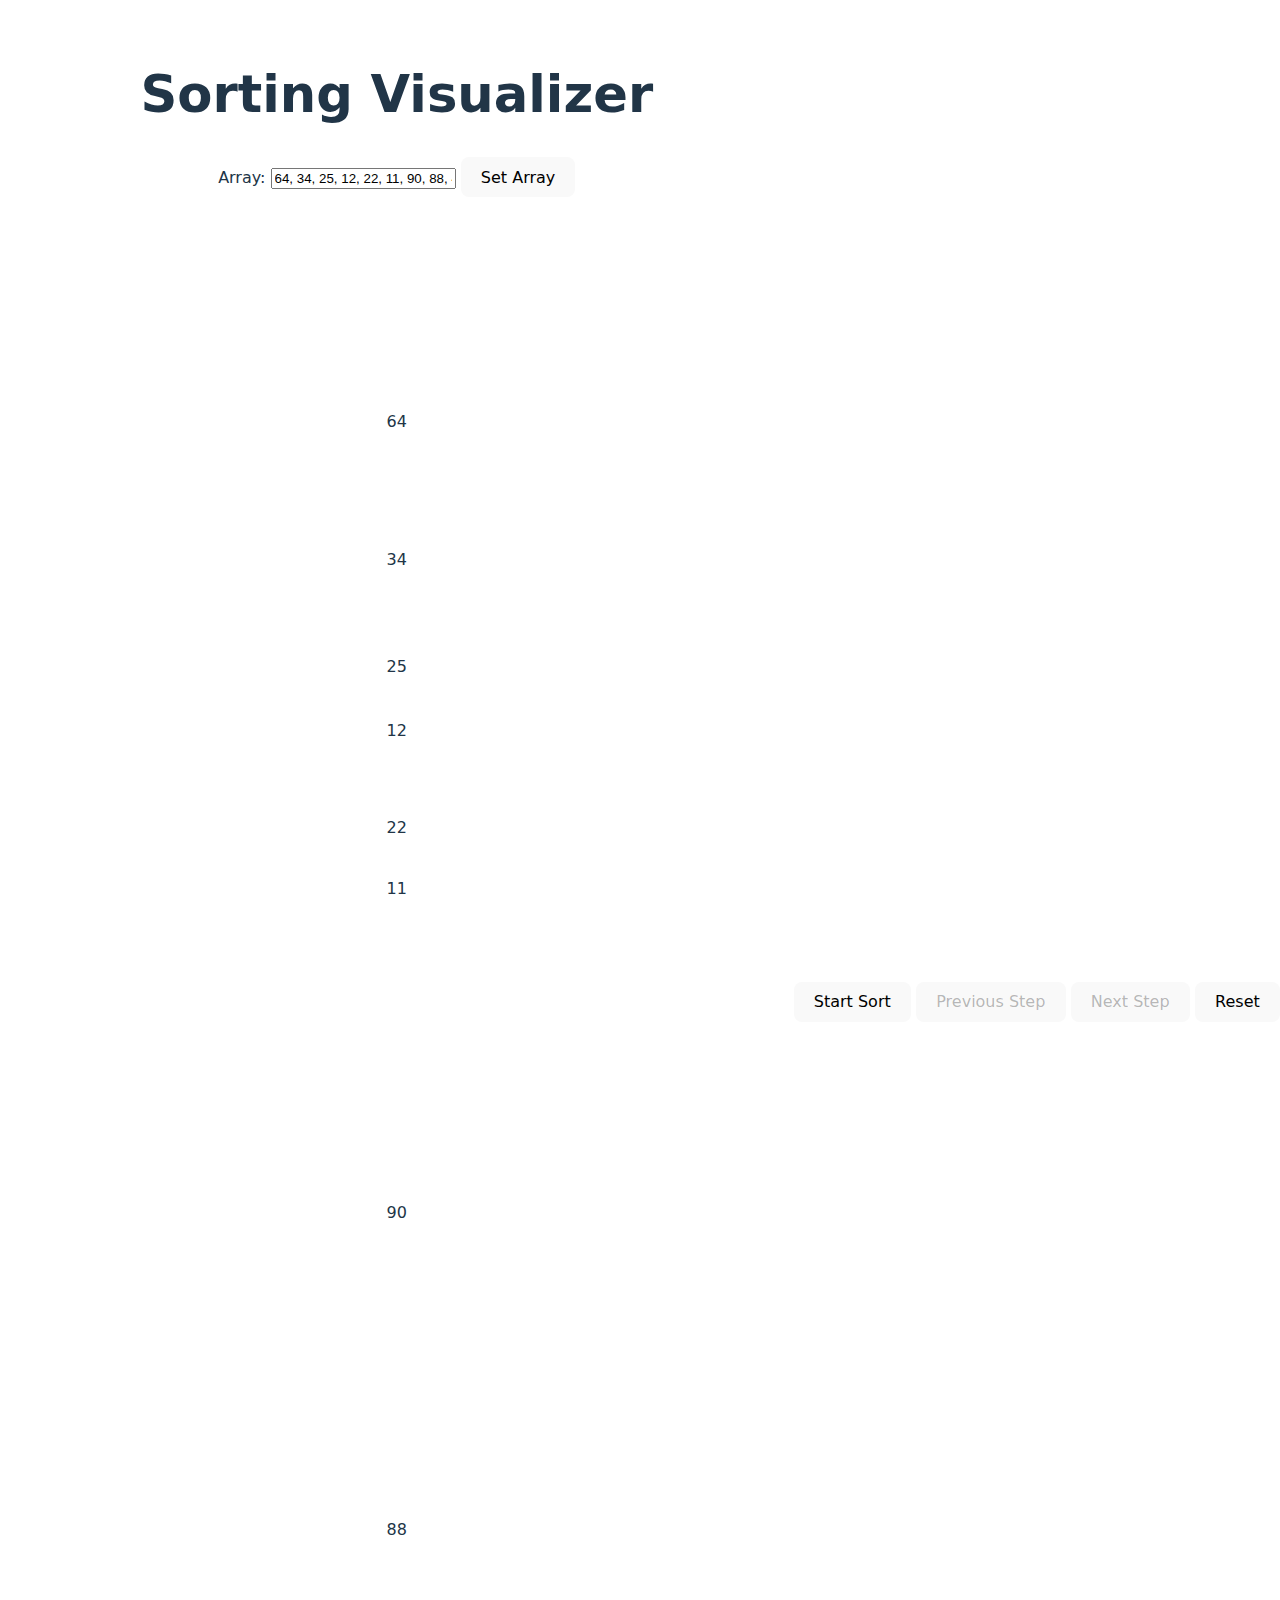
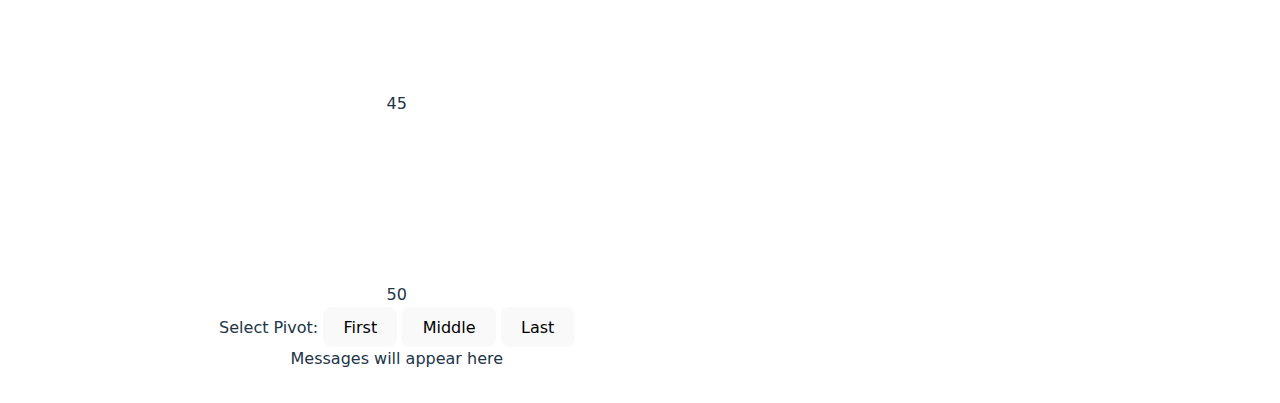
<file: index.html>
<!doctype html>
<html lang="en">

<head>
  <meta charset="UTF-8" />
  <meta name="viewport" content="width=device-width, initial-scale=1.0" />
  <title>Sorting Visualizer</title>
  <link rel="icon" href="./javascript_logo.svg" type="image/svg+xml" />
  <link rel="stylesheet" href="./style.css" />
</head>

<body>
  <div id="app">
    <div class="flex space-between">
      <h1>Sorting Visualizer</h1>
      <div class="input-section absolute right-0 top-4">
        <label for="arrayInput">Array:</label>
        <input type="text" id="arrayInput" placeholder="e.g., 64, 34, 25, 12, 22, 11, 90, 88, 45, 50" />
        <button id="setArray">Set Array</button>
      </div>
    </div>

    <div id="arrayContainer" class="array-container"></div>

    <div class="status-section flex gap-1">
      <div class="pivot-section">
        <label>Select Pivot:</label>
        <button id="pivotFirst" class="pivot-btn active">First</button>
        <button id="pivotMiddle" class="pivot-btn">Middle</button>
        <button id="pivotLast" class="pivot-btn">Last</button>
      </div>
      <div id="statusMessage" class="status-message">
        Messages will appear here
      </div>
    </div>
  </div>

  <nav class="bottom-nav" aria-label="Sorting controls">
    <div class="action-section">
      <button id="startSort" class="primary-btn">Start Sort</button>
      <button id="prevStep" class="primary-btn" disabled>Previous Step</button>
      <button id="nextStep" class="primary-btn" disabled>Next Step</button>
      <button id="reset" class="secondary-btn">Reset</button>
    </div>
  </nav>

  <script type="module" src="./index.js"></script>
</body>

</html>
</file>
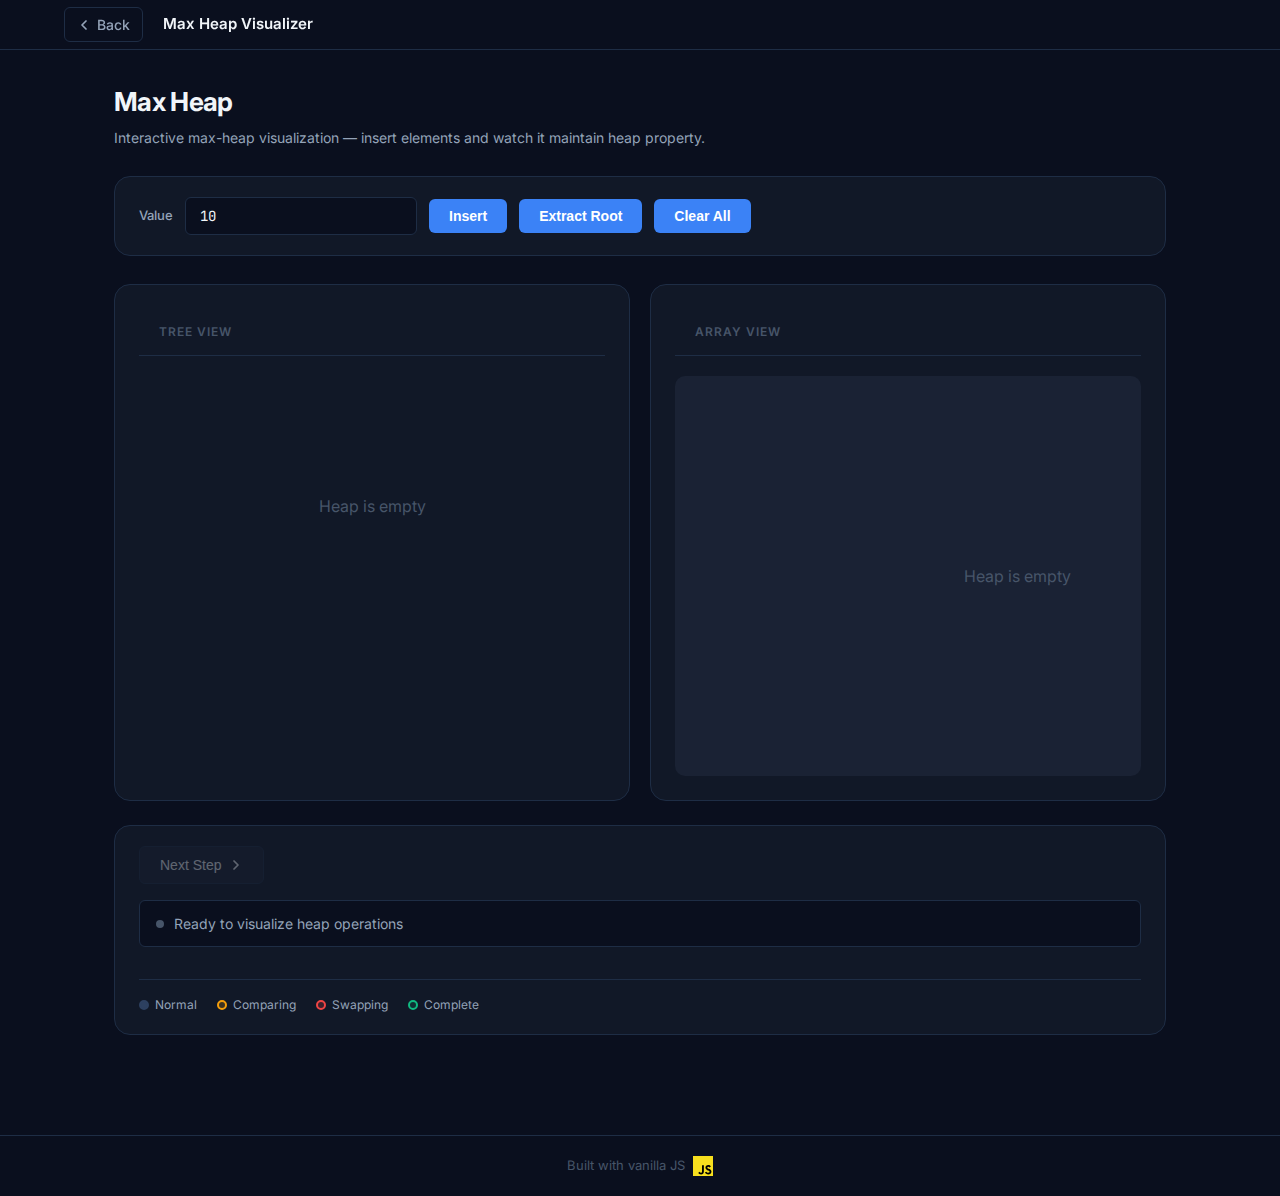
<file: max_heap/index.html>
<!DOCTYPE html>
<html lang="en">
<head>
    <meta charset="UTF-8">
    <meta name="viewport" content="width=device-width, initial-scale=1.0">
    <title>Max Heap Visualizer · AlgoVis</title>
    <link rel="preconnect" href="https://fonts.googleapis.com" />
    <link rel="preconnect" href="https://fonts.gstatic.com" crossorigin />
    <link href="https://fonts.googleapis.com/css2?family=Inter:wght@400;500;600;700&family=JetBrains+Mono:wght@500&display=swap" rel="stylesheet" />
    <link rel="stylesheet" href="../css/style.css" />
    <link rel="stylesheet" href="../css/min-heap.css" />
    <style>
        .mh-input-section {
            flex-direction: row !important;
            flex-wrap: nowrap !important;
        }

        .mh-input {
            flex: 0 1 auto;
        }

        .mh-vis-area {
            grid-template-columns: 1fr 1fr;
        }
    </style>
</head>
<body>
    <div class="mh-layout">
        <header class="mh-header">
            <div class="mh-header-inner">
                <a href="../index.html" class="btn-back">
                    <svg width="14" height="14" viewBox="0 0 14 14" fill="none">
                        <path d="M9 11L5 7l4-4" stroke="currentColor" stroke-width="1.75" stroke-linecap="round" stroke-linejoin="round" />
                    </svg>
                    Back
                </a>
                <span class="mh-header-title">Max Heap Visualizer</span>
            </div>
        </header>

        <main class="mh-main">
            <h1 class="mh-page-title">Max Heap</h1>
            <p class="mh-page-sub">Interactive max-heap visualization — insert elements and watch it maintain heap property.</p>

            <div class="mh-input-section">
                <span class="mh-input-label">Value</span>
                <input type="number" id="valueInput" class="mh-input" placeholder="Enter a number" value="10" />
                <button class="btn-primary" id="insertBtn">Insert</button>
                <button class="btn-primary" id="extractBtn">Extract Root</button>
                <button class="btn-primary" id="clearBtn">Clear All</button>
            </div>

            <div class="mh-vis-area">
                <div class="mh-panel">
                    <div class="mh-panel-title">Tree View</div>
                    <div class="mh-tree-container" id="tree-container"></div>
                </div>
                <div class="mh-panel">
                    <div class="mh-panel-title">Array View</div>
                    <div class="mh-array-container" id="array-container"></div>
                </div>
            </div>

            <div class="mh-controls">
                <div class="mh-controls-row">
                    <button class="btn-step" id="nextStepBtn" disabled>
                        Next Step
                        <svg width="14" height="14" viewBox="0 0 14 14" fill="none">
                            <path d="M5 3l4 4-4 4" stroke="currentColor" stroke-width="1.75" stroke-linecap="round" stroke-linejoin="round" />
                        </svg>
                    </button>
                </div>

                <div class="mh-message-box">
                    <div class="message-dot" id="message-dot"></div>
                    <span id="status">Ready to visualize heap operations</span>
                </div>

                <div class="legend">
                    <div class="legend-item">
                        <div class="legend-dot legend-dot--default"></div>
                        Normal
                    </div>
                    <div class="legend-item">
                        <div class="legend-dot legend-dot--compare"></div>
                        Comparing
                    </div>
                    <div class="legend-item">
                        <div class="legend-dot legend-dot--swap"></div>
                        Swapping
                    </div>
                    <div class="legend-item">
                        <div class="legend-dot legend-dot--complete"></div>
                        Complete
                    </div>
                </div>
            </div>
        </main>
    </div>

    <script>
        const NODE_RADIUS = 22;
        const LEVEL_HEIGHT = 80;
        const SVG_PADDING_TOP = 40;

        class MaxHeapVisualizer {
            constructor() {
                this.heap = [];
                this.animationQueue = [];
                this.isAnimating = false;
                this.currentStep = 0;
                this.treeContainer = document.getElementById('tree-container');
                this.arrayContainer = document.getElementById('array-container');
                this.statusEl = document.getElementById('status');
                this.nextStepBtn = document.getElementById('nextStepBtn');
                this.messageDot = document.getElementById('message-dot');

                this.setupEventListeners();
                this.render();
            }

            setupEventListeners() {
                document.getElementById('insertBtn').addEventListener('click', () => this.insertValue());
                document.getElementById('extractBtn').addEventListener('click', () => this.extractRoot());
                document.getElementById('clearBtn').addEventListener('click', () => this.clear());
                document.getElementById('nextStepBtn').addEventListener('click', () => this.executeNextStep());

                document.getElementById('valueInput').addEventListener('keypress', (e) => {
                    if (e.key === 'Enter') this.insertValue();
                });
            }

            insertValue() {
                if (this.isAnimating) return;

                const input = document.getElementById('valueInput');
                const value = parseInt(input.value);

                if (isNaN(value)) {
                    this.setStatus('Please enter a valid number');
                    return;
                }

                this.heap.push(value);
                this.animationQueue = [];
                this.bubbleUp(this.heap.length - 1);
                this.startAnimation();

                input.value = '';
                input.focus();
            }

            extractRoot() {
                if (this.isAnimating || this.heap.length === 0) return;

                this.animationQueue = [];

                if (this.heap.length === 1) {
                    this.animationQueue.push({
                        array: [],
                        highlighted: [],
                        swapping: [],
                        type: 'complete',
                        message: 'Root extracted. Heap is now empty.'
                    });
                    this.heap = [];
                    this.startAnimation();
                    return;
                }

                this.animationQueue.push({
                    array: [...this.heap],
                    highlighted: [0],
                    swapping: [],
                    type: 'compare',
                    message: `Extracting root: ${this.heap[0]}. Moving last element to root.`
                });

                this.heap[0] = this.heap.pop();
                this.bubbleDown(0);
                this.startAnimation();
            }

            bubbleUp(index) {
                if (index === 0) return;

                const parentIndex = Math.floor((index - 1) / 2);
                const shouldSwap = this.heap[index] > this.heap[parentIndex];

                if (shouldSwap) {
                    this.animationQueue.push({
                        array: [...this.heap],
                        highlighted: [index, parentIndex],
                        swapping: [],
                        type: 'compare',
                        message: `Comparing ${this.heap[index]} with parent ${this.heap[parentIndex]}. Child is larger, will swap.`
                    });

                    this.animationQueue.push({
                        array: [...this.heap],
                        highlighted: [index, parentIndex],
                        swapping: [index, parentIndex],
                        type: 'swap',
                        message: `Swapping ${this.heap[index]} and ${this.heap[parentIndex]}...`
                    });

                    [this.heap[index], this.heap[parentIndex]] = [this.heap[parentIndex], this.heap[index]];

                    this.bubbleUp(parentIndex);
                } else {
                    this.animationQueue.push({
                        array: [...this.heap],
                        highlighted: [index],
                        swapping: [],
                        type: 'no-swap',
                        message: `No swap needed. ${this.heap[index]} is in correct position.`
                    });
                }
            }

            bubbleDown(index) {
                const leftChild = 2 * index + 1;
                const rightChild = 2 * index + 2;
                let targetIndex = index;

                if (leftChild < this.heap.length) {
                    const compareNodes = [index, leftChild];
                    if (rightChild < this.heap.length) compareNodes.push(rightChild);

                    this.animationQueue.push({
                        array: [...this.heap],
                        highlighted: compareNodes,
                        swapping: [],
                        type: 'compare',
                        message: `Comparing ${this.heap[index]} with children.`
                    });

                    if (this.heap[leftChild] > this.heap[targetIndex]) {
                        targetIndex = leftChild;
                    }

                    if (rightChild < this.heap.length && this.heap[rightChild] > this.heap[targetIndex]) {
                        targetIndex = rightChild;
                    }

                    if (targetIndex !== index) {
                        this.animationQueue.push({
                            array: [...this.heap],
                            highlighted: [index, targetIndex],
                            swapping: [index, targetIndex],
                            type: 'swap',
                            message: `Swapping ${this.heap[index]} with ${this.heap[targetIndex]}...`
                        });

                        [this.heap[index], this.heap[targetIndex]] = [this.heap[targetIndex], this.heap[index]];
                        this.bubbleDown(targetIndex);
                    } else {
                        this.animationQueue.push({
                            array: [...this.heap],
                            highlighted: [index],
                            swapping: [],
                            type: 'no-swap',
                            message: 'Heap property satisfied!'
                        });
                    }
                } else {
                    this.animationQueue.push({
                        array: [...this.heap],
                        highlighted: [index],
                        swapping: [],
                        type: 'no-swap',
                        message: 'Heap property satisfied!'
                    });
                }
            }

            startAnimation() {
                if (this.animationQueue.length === 0) {
                    this.render();
                    return;
                }

                this.isAnimating = true;
                this.nextStepBtn.disabled = false;
                this.executeNextStep();
            }

            executeNextStep() {
                if (this.animationQueue.length === 0) {
                    this.isAnimating = false;
                    this.nextStepBtn.disabled = true;
                    this.setStatus('Animation complete! Ready for next operation.');
                    this.updateMessageDot('complete');
                    this.render();
                    return;
                }

                const step = this.animationQueue.shift();
                this.setStatus(step.message);
                this.updateMessageDot(step.type);
                this.render(step.array || this.heap, step.highlighted || [], step.swapping || [], step.type);
            }

            updateMessageDot(type) {
                this.messageDot.className = 'message-dot';
                if (type === 'compare') this.messageDot.classList.add('message-dot--compare');
                else if (type === 'swap') this.messageDot.classList.add('message-dot--swap');
                else if (type === 'complete') this.messageDot.classList.add('message-dot--complete');
            }

            setStatus(message) {
                this.statusEl.textContent = message;
            }

            clear() {
                if (this.isAnimating) return;
                this.heap = [];
                this.animationQueue = [];
                this.render();
                this.setStatus('Heap cleared. Ready for new operations.');
            }

            getNodePosition(index, n, svgWidth) {
                const maxDepth = Math.floor(Math.log2(n));
                const level = Math.floor(Math.log2(index + 1));
                const levelStart = Math.pow(2, level) - 1;
                const posInLevel = index - levelStart;
                const bottomSlots = Math.pow(2, maxDepth);
                const slotWidth = svgWidth / (bottomSlots + 1);
                const slotsPerNode = Math.pow(2, maxDepth - level);
                const x = (posInLevel * slotsPerNode + slotsPerNode / 2) * slotWidth + slotWidth / 2;
                const y = level * LEVEL_HEIGHT + SVG_PADDING_TOP;
                return { x, y };
            }

            getNodeClass(index, highlighted, swapping, type) {
                if (swapping.includes(index)) return 'node-circle--swap';
                if (highlighted.includes(index)) return 'node-circle--highlight';
                if (type === 'complete') return 'node-circle--complete';
                return '';
            }

            getEdgeClass(parentIdx, childIdx, highlighted, swapping) {
                if (swapping.includes(parentIdx) && swapping.includes(childIdx)) return 'tree-edge--swap';
                if (highlighted.includes(parentIdx) && highlighted.includes(childIdx)) return 'tree-edge--highlight';
                return '';
            }

            renderTree(array, highlighted, swapping, type) {
                const n = array.length;
                if (n === 0) {
                    return '<p style="text-align: center; color: var(--text-muted); padding: 50px;">Heap is empty</p>';
                }

                const maxDepth = Math.floor(Math.log2(n));
                const svgWidth = 520;
                const svgHeight = (maxDepth + 1) * LEVEL_HEIGHT + SVG_PADDING_TOP + 30;

                let edges = '';
                let nodes = '';

                for (let i = 0; i < n; i++) {
                    const pos = this.getNodePosition(i, n, svgWidth);
                    const left = 2 * i + 1;
                    const right = 2 * i + 2;

                    if (left < n) {
                        const lPos = this.getNodePosition(left, n, svgWidth);
                        const edgeClass = this.getEdgeClass(i, left, highlighted, swapping);
                        edges += `<line class="tree-edge ${edgeClass}" x1="${pos.x.toFixed(1)}" y1="${pos.y}" x2="${lPos.x.toFixed(1)}" y2="${lPos.y}" />`;
                    }
                    if (right < n) {
                        const rPos = this.getNodePosition(right, n, svgWidth);
                        const edgeClass = this.getEdgeClass(i, right, highlighted, swapping);
                        edges += `<line class="tree-edge ${edgeClass}" x1="${pos.x.toFixed(1)}" y1="${pos.y}" x2="${rPos.x.toFixed(1)}" y2="${rPos.y}" />`;
                    }
                }

                for (let i = 0; i < n; i++) {
                    const pos = this.getNodePosition(i, n, svgWidth);
                    const nodeClass = this.getNodeClass(i, highlighted, swapping, type);
                    nodes += `
                        <g>
                            <circle class="node-circle ${nodeClass}" cx="${pos.x.toFixed(1)}" cy="${pos.y}" r="${NODE_RADIUS}" />
                            <text class="node-text" x="${pos.x.toFixed(1)}" y="${pos.y}">${array[i]}</text>
                            <text class="node-index" x="${pos.x.toFixed(1)}" y="${pos.y + NODE_RADIUS + 12}">${i}</text>
                        </g>`;
                }

                return `<svg class="mh-tree-svg" viewBox="0 0 ${svgWidth} ${svgHeight}" xmlns="http://www.w3.org/2000/svg">
                    ${edges}
                    ${nodes}
                </svg>`;
            }

            renderArray(array, highlighted, swapping, type) {
                if (array.length === 0) {
                    return '<p style="text-align: center; color: var(--text-muted); padding: 50px;">Heap is empty</p>';
                }

                const cells = array.map((val, i) => {
                    let cls = '';
                    if (swapping.includes(i)) cls = 'arr-cell-value--swap';
                    else if (highlighted.includes(i)) cls = 'arr-cell-value--highlight';
                    else if (type === 'complete') cls = 'arr-cell-value--complete';

                    return `
                        <div class="arr-cell">
                            <div class="arr-cell-value ${cls}">${val}</div>
                            <span class="arr-cell-index">${i}</span>
                        </div>`;
                }).join('');

                return `
                    <div class="arr-row">
                        <span class="arr-label">Values</span>
                        <div class="arr-cells">${cells}</div>
                    </div>`;
            }

            render(array = this.heap, highlighted = [], swapping = [], type = '') {
                this.treeContainer.innerHTML = this.renderTree(array, highlighted, swapping, type);
                this.arrayContainer.innerHTML = this.renderArray(array, highlighted, swapping, type);
            }
        }

        const visualizer = new MaxHeapVisualizer();
    </script>

    <footer style="text-align: center; margin-top: 40px; padding: 20px; border-top: 1px solid var(--border); color: var(--text-muted); font-size: 13px;">
      <div style="display: flex; align-items: center; gap: 8px; justify-content: center;">
        <span>Built with vanilla JS</span>
        <img src="../javascript.svg" alt="JavaScript" width="20" height="20" />
      </div>
    </footer>
</body>
</html>
</file>
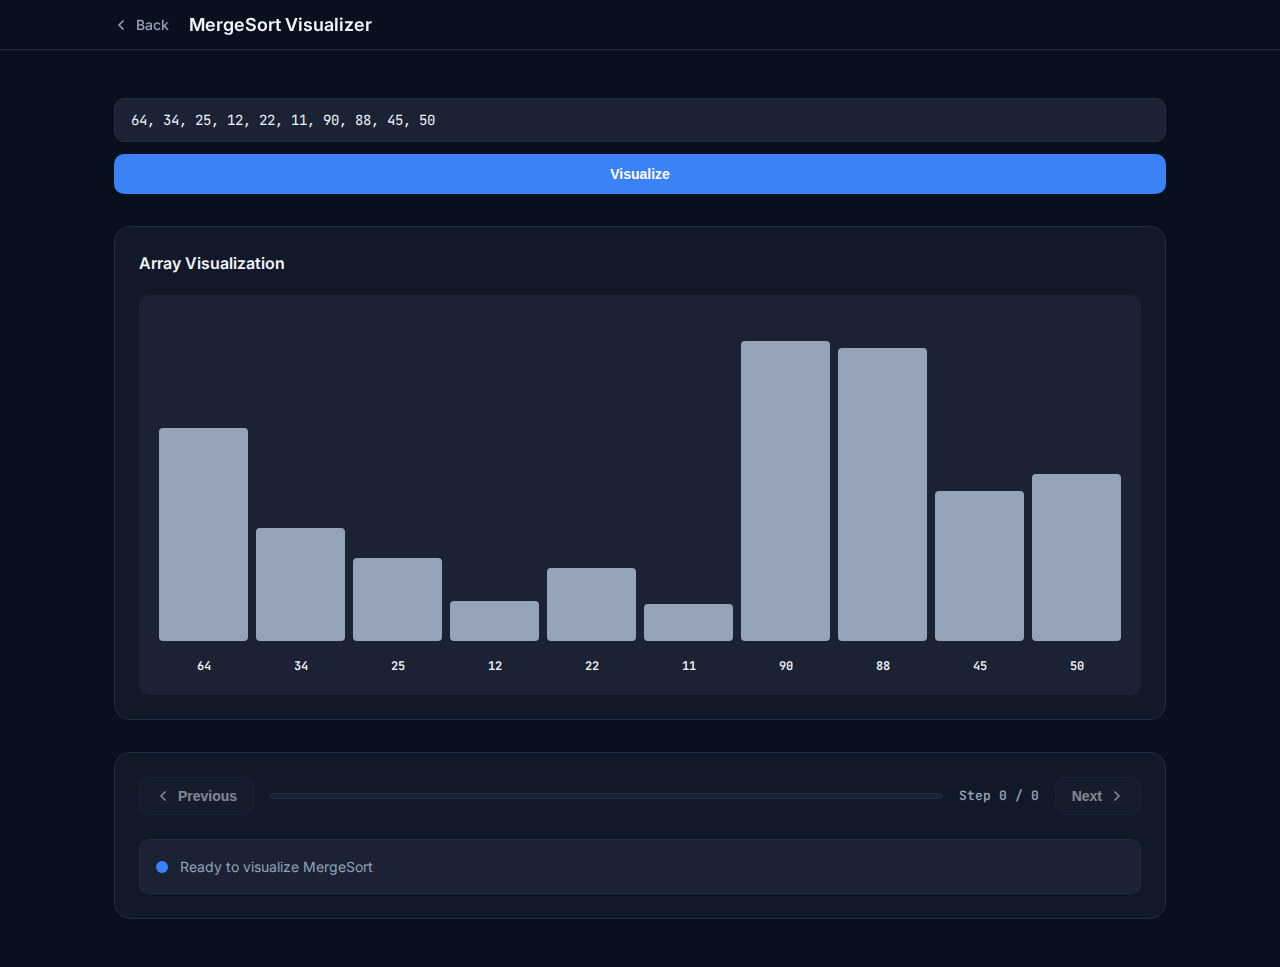
<file: merge_sort/index.html>
<!doctype html>
<html lang="en">
  <head>
    <meta charset="UTF-8" />
    <meta name="viewport" content="width=device-width, initial-scale=1.0" />
    <title>MergeSort</title>
    <link rel="preconnect" href="https://fonts.googleapis.com" />
    <link rel="preconnect" href="https://fonts.gstatic.com" crossorigin />
    <link href="https://fonts.googleapis.com/css2?family=Inter:wght@400;500;600;700&family=JetBrains+Mono:wght@500&display=swap" rel="stylesheet" />
    <link rel="stylesheet" href="../css/style.css" />
  </head>
  <body>
    <div class="mh-layout">
      <header class="mh-header">
        <div class="mh-header-inner">
          <a href="../index.html" class="btn-back">
            <svg width="14" height="14" viewBox="0 0 14 14" fill="none">
              <path d="M9 11L5 7l4-4" stroke="currentColor" stroke-width="1.75" stroke-linecap="round" stroke-linejoin="round" />
            </svg>
            Back
          </a>
          <span class="mh-header-title">MergeSort Visualizer</span>
        </div>
      </header>

      <main class="mh-main">
        <div class="mh-input-section">
          <input
            type="text"
            id="array-input"
            class="mh-input"
            value="64, 34, 25, 12, 22, 11, 90, 88, 45, 50"
            placeholder="e.g. 64, 34, 25, 12, 22, 11, 90, 88, 45, 50"
            spellcheck="false"
          />
          <button class="btn-primary" id="btn-visualize">Visualize</button>
        </div>

        <div class="mh-vis-area">
          <div class="mh-panel">
            <div class="mh-panel-title">Array Visualization</div>
            <div id="array-container" class="mh-array-container"></div>
          </div>
        </div>

        <div class="mh-controls">
          <div class="mh-controls-row">
            <button class="btn-step" id="btn-prev" disabled>
              <svg width="14" height="14" viewBox="0 0 14 14" fill="none">
                <path d="M9 11L5 7l4-4" stroke="currentColor" stroke-width="1.75" stroke-linecap="round" stroke-linejoin="round" />
              </svg>
              Previous
            </button>
            <div class="step-progress">
              <div class="step-progress-bar" id="progress-bar" style="width: 0%"></div>
            </div>
            <span id="step-counter" class="step-counter">Step 0 / 0</span>
            <button class="btn-step" id="btn-next" disabled>
              Next
              <svg width="14" height="14" viewBox="0 0 14 14" fill="none">
                <path d="M5 3l4 4-4 4" stroke="currentColor" stroke-width="1.75" stroke-linecap="round" stroke-linejoin="round" />
              </svg>
            </button>
          </div>
          <div class="mh-message-box">
            <div class="message-dot" id="message-dot"></div>
            <span id="message-text">Ready to visualize MergeSort</span>
          </div>
        </div>
      </main>
    </div>

    <script type="module" src="./index.js"></script>
  </body>
</html>
</file>
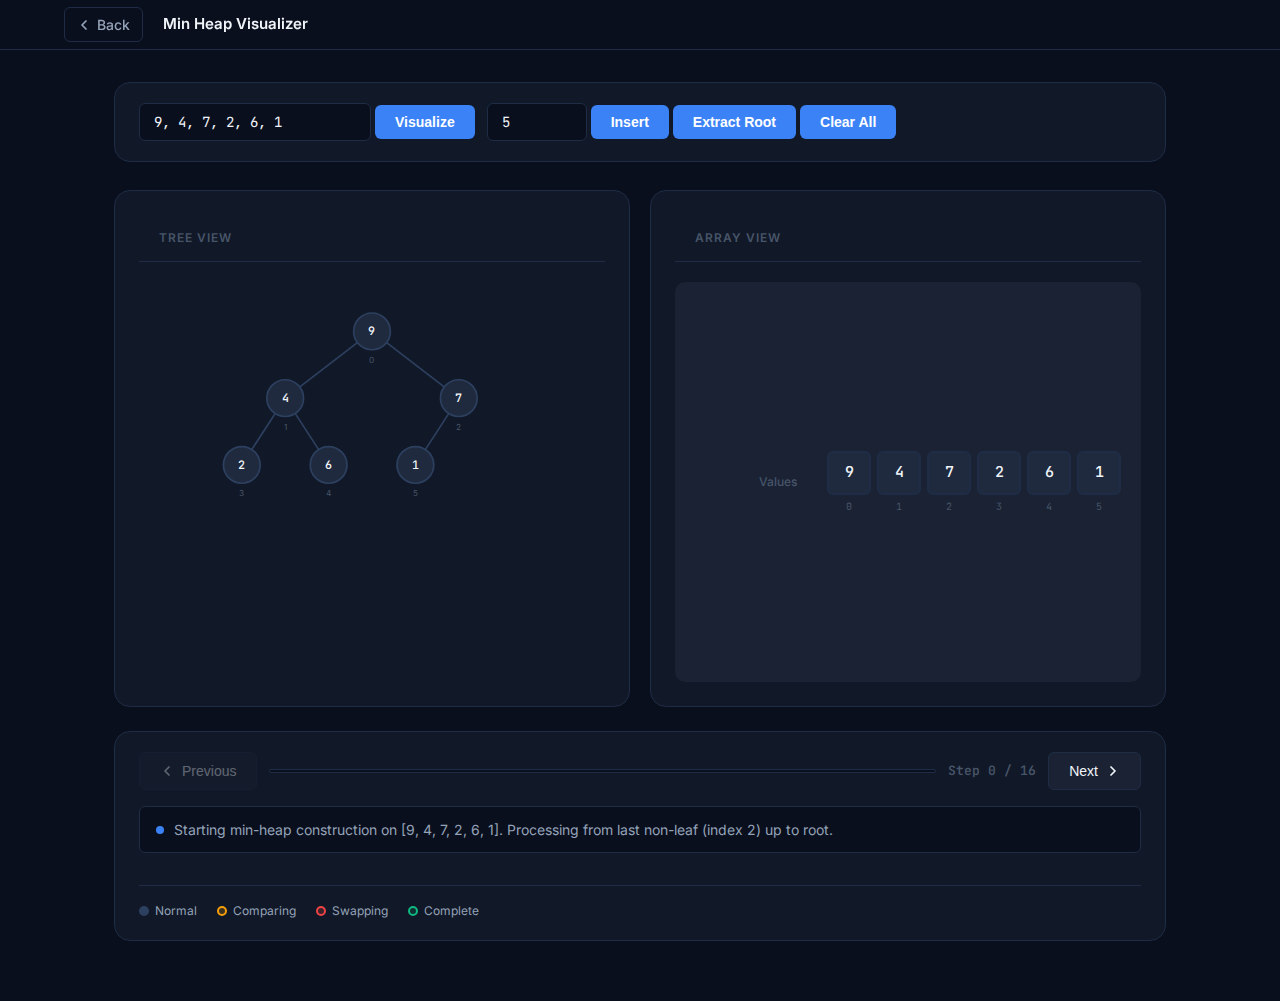
<file: min_heap/index.html>
<!doctype html>
<html lang="en">

<head>
  <meta charset="UTF-8" />
  <meta name="viewport" content="width=device-width, initial-scale=1.0" />
  <title>Min Heap Visualizer · AlgoVis</title>
  <link rel="preconnect" href="https://fonts.googleapis.com" />
  <link rel="preconnect" href="https://fonts.gstatic.com" crossorigin />
  <link
    href="https://fonts.googleapis.com/css2?family=Inter:wght@400;500;600;700&family=JetBrains+Mono:wght@500&display=swap"
    rel="stylesheet" />
  <link rel="stylesheet" href="../css/style.css" />
  <link rel="stylesheet" href="../css/min-heap.css" />
</head>

<body>
  <div class="mh-layout">
    <header class="mh-header">
      <div class="mh-header-inner">
        <a href="../index.html" class="btn-back">
          <svg width="14" height="14" viewBox="0 0 14 14" fill="none">
            <path d="M9 11L5 7l4-4" stroke="currentColor" stroke-width="1.75" stroke-linecap="round"
              stroke-linejoin="round" />
          </svg>
          Back
        </a>
        <span class="mh-header-title">Min Heap Visualizer</span>
      </div>
    </header>

    <main class="mh-main">
      <div class="mh-input-section">
        <div>
          <input type="text" id="array-input" class="mh-input" value="9, 4, 7, 2, 6, 1"
            placeholder="e.g. 9, 4, 7, 2, 6, 1" spellcheck="false" />
          <button class="btn-primary" id="btn-visualize">Visualize</button>
        </div>
        <div>
          <input type="number" id="value-input" class="mh-input" value="5" style="width:100px" />
          <button class="btn-primary" id="btn-insert">Insert</button>
          <button class="btn-primary" id="btn-extract">Extract Root</button>
          <button class="btn-primary" id="btn-clear">Clear All</button>
        </div>
      </div>

      <div class="mh-vis-area">
        <div class="mh-panel">
          <div class="mh-panel-title">Tree View</div>
          <div class="mh-tree-container" id="tree-container"></div>
        </div>
        <div class="mh-panel">
          <div class="mh-panel-title">Array View</div>
          <div class="mh-array-container" id="array-container"></div>
        </div>
      </div>

      <div class="mh-controls">
        <div class="mh-controls-row">
          <button class="btn-step" id="btn-prev" disabled>
            <svg width="14" height="14" viewBox="0 0 14 14" fill="none">
              <path d="M9 11L5 7l4-4" stroke="currentColor" stroke-width="1.75" stroke-linecap="round"
                stroke-linejoin="round" />
            </svg>
            Previous
          </button>
          <div class="step-progress">
            <div class="step-progress-bar" id="progress-bar" style="width: 0%"></div>
          </div>
          <span class="step-counter" id="step-counter">Step 0 / 0</span>
          <button class="btn-step" id="btn-next">
            Next
            <svg width="14" height="14" viewBox="0 0 14 14" fill="none">
              <path d="M5 3l4 4-4 4" stroke="currentColor" stroke-width="1.75" stroke-linecap="round"
                stroke-linejoin="round" />
            </svg>
          </button>
        </div>
        <div class="mh-message-box">
          <div class="message-dot" id="message-dot"></div>
          <span id="message-text">Press "Visualize" to begin, or click Next to step through the default array.</span>
        </div>
        <div class="legend">
          <div class="legend-item">
            <div class="legend-dot legend-dot--default"></div>
            Normal
          </div>
          <div class="legend-item">
            <div class="legend-dot legend-dot--compare"></div>
            Comparing
          </div>
          <div class="legend-item">
            <div class="legend-dot legend-dot--swap"></div>
            Swapping
          </div>
          <div class="legend-item">
            <div class="legend-dot legend-dot--complete"></div>
            Complete
          </div>
        </div>
      </div>
    </main>
  </div>

  <script src="../js/min-heap.js"></script>
</body>

</html>
</file>
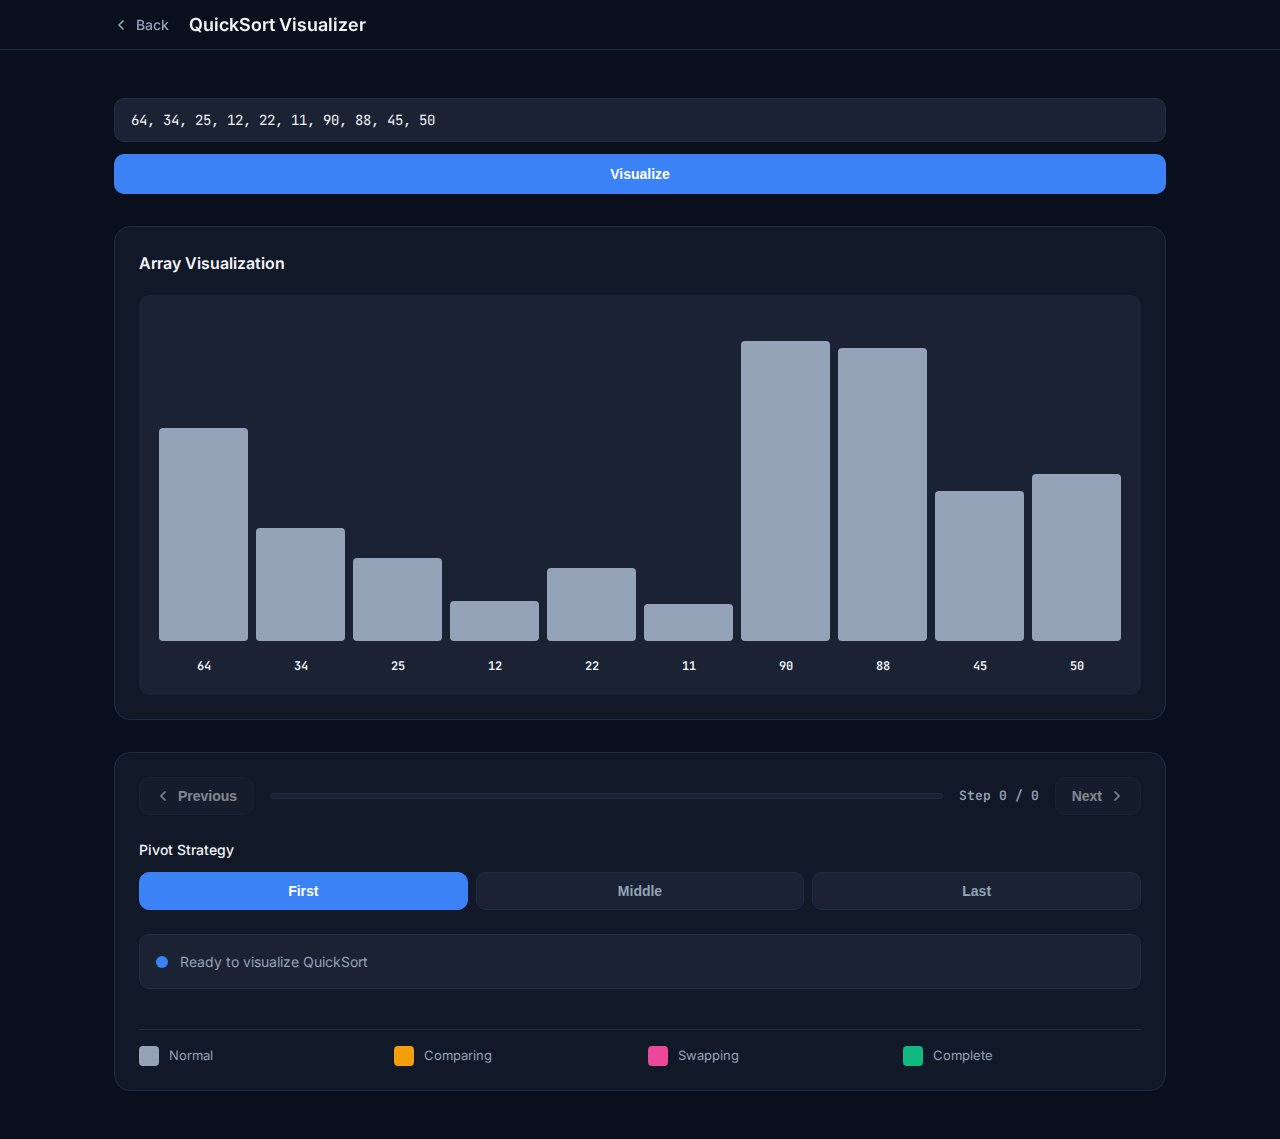
<file: quick_sort/index.html>
<!doctype html>
<html lang="en">
  <head>
    <meta charset="UTF-8" />
    <meta name="viewport" content="width=device-width, initial-scale=1.0" />
    <title>QuickSort</title>
    <link rel="preconnect" href="https://fonts.googleapis.com" />
    <link rel="preconnect" href="https://fonts.gstatic.com" crossorigin />
    <link href="https://fonts.googleapis.com/css2?family=Inter:wght@400;500;600;700&family=JetBrains+Mono:wght@500&display=swap" rel="stylesheet" />
    <link rel="stylesheet" href="../css/style.css" />
  </head>
  <body>
    <div class="mh-layout">
      <header class="mh-header">
        <div class="mh-header-inner">
          <a href="../index.html" class="btn-back">
            <svg width="14" height="14" viewBox="0 0 14 14" fill="none">
              <path d="M9 11L5 7l4-4" stroke="currentColor" stroke-width="1.75" stroke-linecap="round" stroke-linejoin="round" />
            </svg>
            Back
          </a>
          <span class="mh-header-title">QuickSort Visualizer</span>
        </div>
      </header>

      <main class="mh-main">
        <div class="mh-input-section">
          <input
            type="text"
            id="array-input"
            class="mh-input"
            value="64, 34, 25, 12, 22, 11, 90, 88, 45, 50"
            placeholder="e.g. 64, 34, 25, 12, 22, 11, 90, 88, 45, 50"
            spellcheck="false"
          />
          <button class="btn-primary" id="btn-visualize">Visualize</button>
        </div>

        <div class="mh-vis-area">
          <div class="mh-panel">
            <div class="mh-panel-title">Array Visualization</div>
            <div id="array-container" class="mh-array-container"></div>
          </div>
        </div>

        <div class="mh-controls">
          <div class="mh-controls-row">
            <button class="btn-step" id="btn-prev" disabled>
              <svg width="14" height="14" viewBox="0 0 14 14" fill="none">
                <path d="M9 11L5 7l4-4" stroke="currentColor" stroke-width="1.75" stroke-linecap="round" stroke-linejoin="round" />
              </svg>
              Previous
            </button>
            <div class="step-progress">
              <div class="step-progress-bar" id="progress-bar" style="width: 0%"></div>
            </div>
            <span class="step-counter" id="step-counter">Step 0 / 0</span>
            <button class="btn-step" id="btn-next" disabled>
              Next
              <svg width="14" height="14" viewBox="0 0 14 14" fill="none">
                <path d="M5 3l4 4-4 4" stroke="currentColor" stroke-width="1.75" stroke-linecap="round" stroke-linejoin="round" />
              </svg>
            </button>
          </div>

          <div class="mh-pivot-section">
            <span class="mh-input-label">Pivot Strategy</span>
            <div class="mh-btn-group">
              <button class="mh-btn-group-item active" id="pivot-first" data-pivot="first">First</button>
              <button class="mh-btn-group-item" id="pivot-middle" data-pivot="middle">Middle</button>
              <button class="mh-btn-group-item" id="pivot-last" data-pivot="last">Last</button>
            </div>
          </div>

          <div class="mh-message-box">
            <div class="message-dot" id="message-dot"></div>
            <span id="message-text">Ready to visualize QuickSort</span>
          </div>
          <div class="legend">
            <div class="legend-item">
              <div class="legend-dot legend-dot--default"></div>
              Normal
            </div>
            <div class="legend-item">
              <div class="legend-dot legend-dot--compare"></div>
              Comparing
            </div>
            <div class="legend-item">
              <div class="legend-dot legend-dot--swap"></div>
              Swapping
            </div>
            <div class="legend-item">
              <div class="legend-dot legend-dot--complete"></div>
              Complete
            </div>
          </div>
        </div>
      </main>
    </div>

    <script type="module" src="./index.js"></script>
  </body>
</html>
</file>
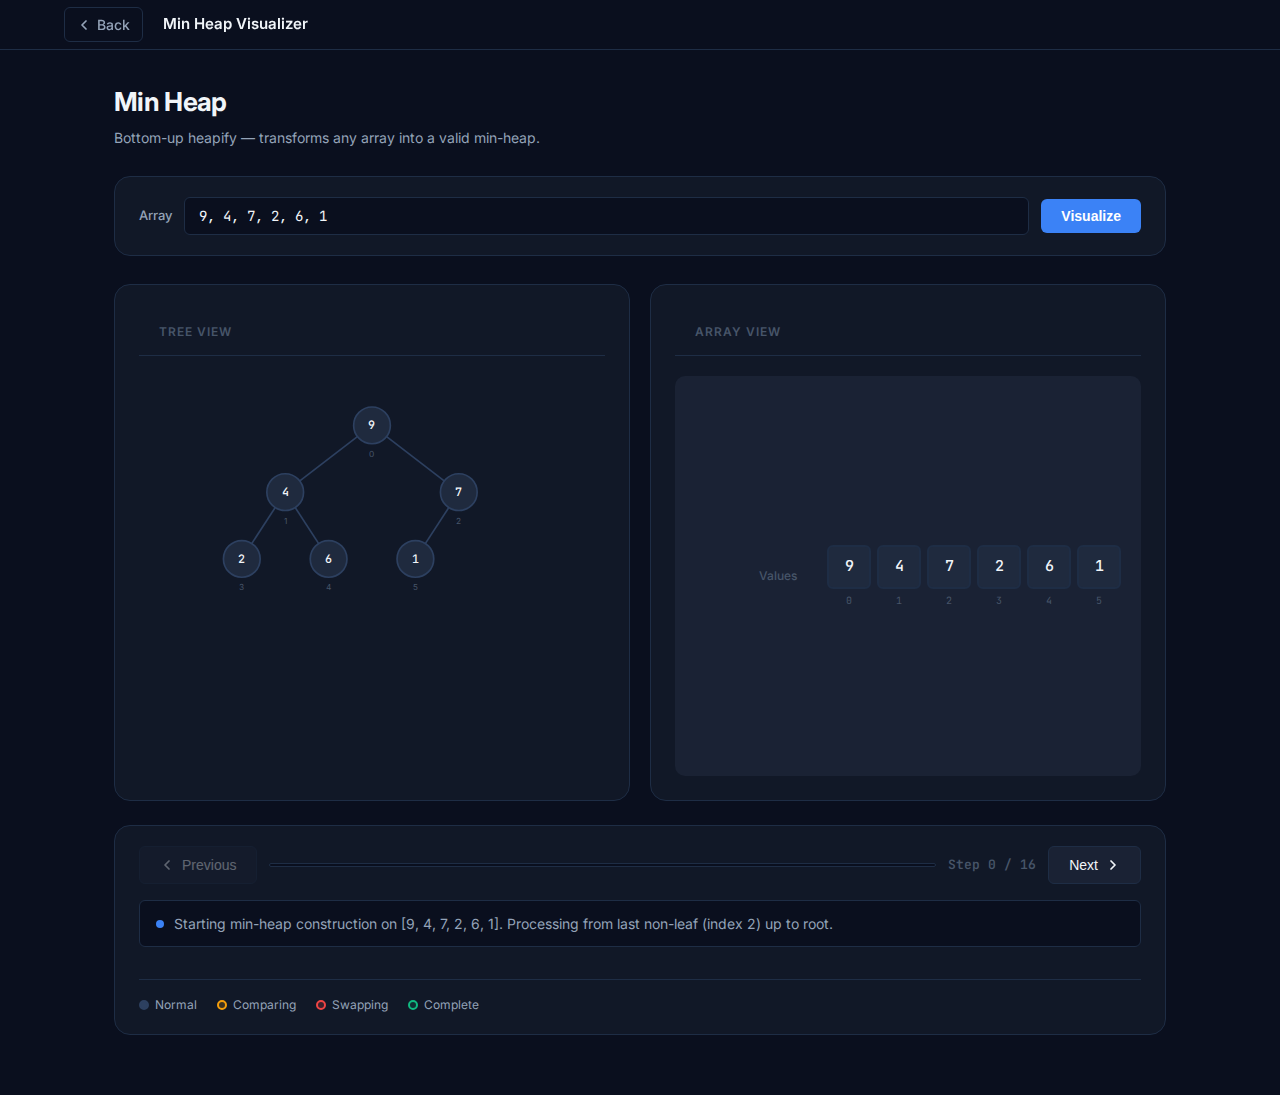
<file: min-heap.html>
<!doctype html>
<html lang="en">
  <head>
    <meta charset="UTF-8" />
    <meta name="viewport" content="width=device-width, initial-scale=1.0" />
    <title>Min Heap Visualizer · AlgoVis</title>
    <link rel="preconnect" href="https://fonts.googleapis.com" />
    <link rel="preconnect" href="https://fonts.gstatic.com" crossorigin />
    <link href="https://fonts.googleapis.com/css2?family=Inter:wght@400;500;600;700&family=JetBrains+Mono:wght@500&display=swap" rel="stylesheet" />
    <link rel="stylesheet" href="css/style.css" />
    <link rel="stylesheet" href="css/min-heap.css" />
  </head>
  <body>
    <div class="mh-layout">
      <header class="mh-header">
        <div class="mh-header-inner">
          <a href="index.html" class="btn-back">
            <svg width="14" height="14" viewBox="0 0 14 14" fill="none">
              <path d="M9 11L5 7l4-4" stroke="currentColor" stroke-width="1.75" stroke-linecap="round" stroke-linejoin="round" />
            </svg>
            Back
          </a>
          <span class="mh-header-title">Min Heap Visualizer</span>
        </div>
      </header>

      <main class="mh-main">
        <h1 class="mh-page-title">Min Heap</h1>
        <p class="mh-page-sub">Bottom-up heapify — transforms any array into a valid min-heap.</p>

        <div class="mh-input-section">
          <span class="mh-input-label">Array</span>
          <input
            type="text"
            id="array-input"
            class="mh-input"
            value="9, 4, 7, 2, 6, 1"
            placeholder="e.g. 9, 4, 7, 2, 6, 1"
            spellcheck="false"
          />
          <button class="btn-primary" id="btn-visualize">Visualize</button>
        </div>

        <div class="mh-vis-area">
          <div class="mh-panel">
            <div class="mh-panel-title">Tree View</div>
            <div class="mh-tree-container" id="tree-container"></div>
          </div>
          <div class="mh-panel">
            <div class="mh-panel-title">Array View</div>
            <div class="mh-array-container" id="array-container"></div>
          </div>
        </div>

        <div class="mh-controls">
          <div class="mh-controls-row">
            <button class="btn-step" id="btn-prev" disabled>
              <svg width="14" height="14" viewBox="0 0 14 14" fill="none">
                <path d="M9 11L5 7l4-4" stroke="currentColor" stroke-width="1.75" stroke-linecap="round" stroke-linejoin="round" />
              </svg>
              Previous
            </button>
            <div class="step-progress">
              <div class="step-progress-bar" id="progress-bar" style="width: 0%"></div>
            </div>
            <span class="step-counter" id="step-counter">Step 0 / 0</span>
            <button class="btn-step" id="btn-next">
              Next
              <svg width="14" height="14" viewBox="0 0 14 14" fill="none">
                <path d="M5 3l4 4-4 4" stroke="currentColor" stroke-width="1.75" stroke-linecap="round" stroke-linejoin="round" />
              </svg>
            </button>
          </div>
          <div class="mh-message-box">
            <div class="message-dot" id="message-dot"></div>
            <span id="message-text">Press "Visualize" to begin, or click Next to step through the default array.</span>
          </div>
          <div class="legend">
            <div class="legend-item">
              <div class="legend-dot legend-dot--default"></div>
              Normal
            </div>
            <div class="legend-item">
              <div class="legend-dot legend-dot--compare"></div>
              Comparing
            </div>
            <div class="legend-item">
              <div class="legend-dot legend-dot--swap"></div>
              Swapping
            </div>
            <div class="legend-item">
              <div class="legend-dot legend-dot--complete"></div>
              Complete
            </div>
          </div>
        </div>
      </main>
    </div>

    <script src="js/min-heap.js"></script>
  </body>
</html>
</file>
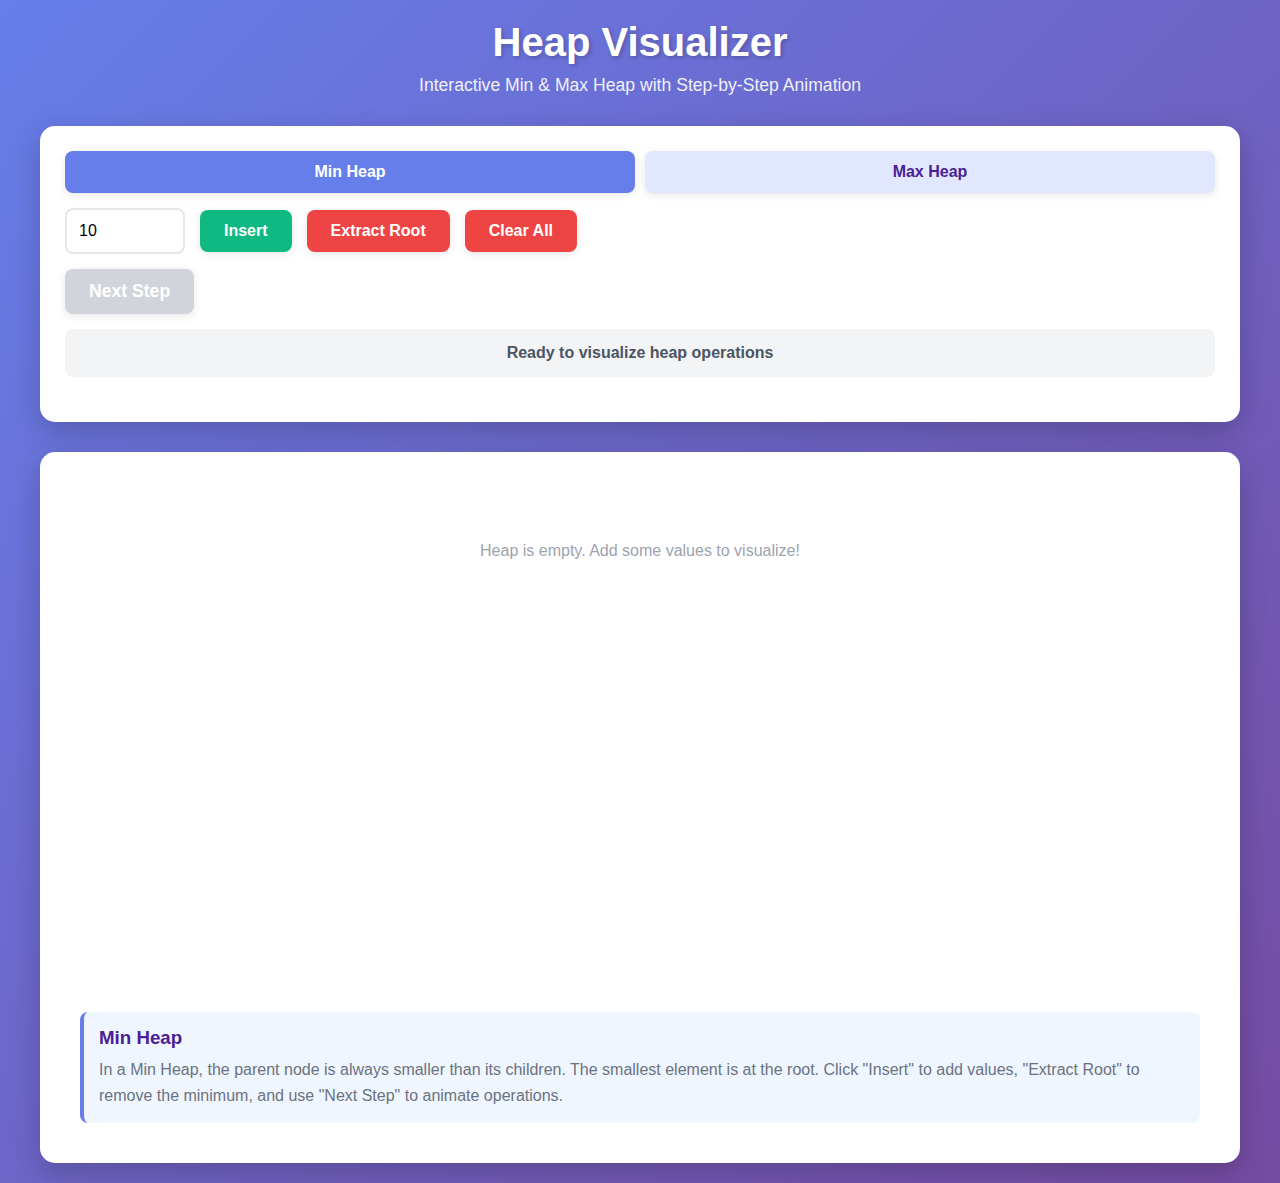
<file: quick_sort/heap_sort.html>
<!DOCTYPE html>
<html lang="en">
<head>
    <meta charset="UTF-8">
    <meta name="viewport" content="width=device-width, initial-scale=1.0">
    <title>Heap Visualizer - Min & Max Heap</title>
    <style>
        * {
            margin: 0;
            padding: 0;
            box-sizing: border-box;
        }

        body {
            font-family: -apple-system, BlinkMacSystemFont, 'Segoe UI', Roboto, 'Helvetica Neue', Arial, sans-serif;
            background: linear-gradient(135deg, #667eea 0%, #764ba2 100%);
            min-height: 100vh;
            padding: 20px;
            color: #333;
        }

        .container {
            max-width: 1200px;
            margin: 0 auto;
        }

        .header {
            text-align: center;
            margin-bottom: 30px;
            color: white;
        }

        .header h1 {
            font-size: 2.5rem;
            margin-bottom: 10px;
            text-shadow: 2px 2px 4px rgba(0,0,0,0.2);
        }

        .header p {
            font-size: 1.1rem;
            opacity: 0.9;
        }

        .controls {
            background: white;
            padding: 25px;
            border-radius: 15px;
            box-shadow: 0 10px 30px rgba(0,0,0,0.2);
            margin-bottom: 30px;
        }

        .control-group {
            display: flex;
            gap: 15px;
            flex-wrap: wrap;
            align-items: center;
            margin-bottom: 15px;
        }

        .heap-selector {
            display: flex;
            gap: 10px;
            flex: 1;
        }

        button {
            padding: 12px 24px;
            border: none;
            border-radius: 8px;
            font-size: 1rem;
            font-weight: 600;
            cursor: pointer;
            transition: all 0.3s ease;
            box-shadow: 0 2px 8px rgba(0,0,0,0.1);
        }

        button:hover {
            transform: translateY(-2px);
            box-shadow: 0 4px 12px rgba(0,0,0,0.2);
        }

        button:active {
            transform: translateY(0);
        }

        .heap-btn {
            flex: 1;
            background: #e0e7ff;
            color: #4c1d95;
        }

        .heap-btn.active {
            background: #667eea;
            color: white;
        }

        .action-btn {
            background: #10b981;
            color: white;
        }

        .action-btn:hover {
            background: #059669;
        }

        .danger-btn {
            background: #ef4444;
            color: white;
        }

        .danger-btn:hover {
            background: #dc2626;
        }

        .step-btn {
            background: #f59e0b;
            color: white;
            font-size: 1.1rem;
        }

        .step-btn:hover {
            background: #d97706;
        }

        .step-btn:disabled {
            background: #d1d5db;
            cursor: not-allowed;
            transform: none;
        }

        input[type="number"] {
            padding: 12px;
            border: 2px solid #e5e7eb;
            border-radius: 8px;
            font-size: 1rem;
            width: 120px;
            transition: border-color 0.3s ease;
        }

        input[type="number"]:focus {
            outline: none;
            border-color: #667eea;
        }

        .visualization {
            background: white;
            padding: 40px;
            border-radius: 15px;
            box-shadow: 0 10px 30px rgba(0,0,0,0.2);
            min-height: 500px;
            position: relative;
        }

        .status {
            text-align: center;
            margin-bottom: 20px;
            padding: 15px;
            background: #f3f4f6;
            border-radius: 8px;
            font-weight: 600;
            color: #4b5563;
        }

        .status.animating {
            background: #fef3c7;
            color: #92400e;
        }

        #canvas-container {
            position: relative;
            width: 100%;
            height: 500px;
            overflow: auto;
        }

        canvas {
            display: block;
            margin: 0 auto;
        }

        .node {
            position: absolute;
            width: 50px;
            height: 50px;
            border-radius: 50%;
            display: flex;
            align-items: center;
            justify-content: center;
            font-weight: bold;
            font-size: 1.1rem;
            color: white;
            transition: all 0.5s ease;
            box-shadow: 0 4px 12px rgba(0,0,0,0.15);
        }

        .node.min-heap {
            background: linear-gradient(135deg, #667eea 0%, #764ba2 100%);
        }

        .node.max-heap {
            background: linear-gradient(135deg, #f093fb 0%, #f5576c 100%);
        }

        .node.highlight {
            animation: pulse 0.5s ease-in-out;
            box-shadow: 0 0 0 4px rgba(251, 191, 36, 0.5);
        }

        @keyframes pulse {
            0%, 100% { transform: scale(1); }
            50% { transform: scale(1.2); }
        }

        .info-box {
            margin-top: 20px;
            padding: 15px;
            background: #eff6ff;
            border-left: 4px solid #667eea;
            border-radius: 8px;
        }

        .info-box h3 {
            color: #4c1d95;
            margin-bottom: 8px;
        }

        .info-box p {
            color: #6b7280;
            line-height: 1.6;
        }
    </style>
</head>
<body>
    <div class="container">
        <div class="header">
            <h1>Heap Visualizer</h1>
            <p>Interactive Min & Max Heap with Step-by-Step Animation</p>
        </div>

        <div class="controls">
            <div class="control-group">
                <div class="heap-selector">
                    <button class="heap-btn active" id="minHeapBtn">Min Heap</button>
                    <button class="heap-btn" id="maxHeapBtn">Max Heap</button>
                </div>
            </div>

            <div class="control-group">
                <input type="number" id="valueInput" placeholder="Value" value="10">
                <button class="action-btn" id="insertBtn">Insert</button>
                <button class="danger-btn" id="extractBtn">Extract Root</button>
                <button class="danger-btn" id="clearBtn">Clear All</button>
            </div>

            <div class="control-group">
                <button class="step-btn" id="nextStepBtn" disabled>Next Step</button>
            </div>

            <div class="status" id="status">Ready to visualize heap operations</div>
        </div>

        <div class="visualization">
            <div id="canvas-container"></div>

            <div class="info-box">
                <h3 id="heapType">Min Heap</h3>
                <p id="heapDescription">
                    In a Min Heap, the parent node is always smaller than its children. The smallest element is at the root.
                    Click "Insert" to add values, "Extract Root" to remove the minimum, and use "Next Step" to animate operations.
                </p>
            </div>
        </div>
    </div>

    <script>
        class HeapVisualizer {
            constructor() {
                this.heap = [];
                this.isMinHeap = true;
                this.animationQueue = [];
                this.isAnimating = false;
                this.container = document.getElementById('canvas-container');
                this.statusEl = document.getElementById('status');
                this.nextStepBtn = document.getElementById('nextStepBtn');

                this.setupEventListeners();
                this.render();
            }

            setupEventListeners() {
                document.getElementById('minHeapBtn').addEventListener('click', () => this.switchHeapType(true));
                document.getElementById('maxHeapBtn').addEventListener('click', () => this.switchHeapType(false));
                document.getElementById('insertBtn').addEventListener('click', () => this.insertValue());
                document.getElementById('extractBtn').addEventListener('click', () => this.extractRoot());
                document.getElementById('clearBtn').addEventListener('click', () => this.clear());
                document.getElementById('nextStepBtn').addEventListener('click', () => this.executeNextStep());

                document.getElementById('valueInput').addEventListener('keypress', (e) => {
                    if (e.key === 'Enter') this.insertValue();
                });
            }

            switchHeapType(isMin) {
                if (this.isAnimating) return;

                this.isMinHeap = isMin;
                document.getElementById('minHeapBtn').classList.toggle('active', isMin);
                document.getElementById('maxHeapBtn').classList.toggle('active', !isMin);

                const heapType = document.getElementById('heapType');
                const heapDesc = document.getElementById('heapDescription');

                if (isMin) {
                    heapType.textContent = 'Min Heap';
                    heapDesc.textContent = 'In a Min Heap, the parent node is always smaller than its children. The smallest element is at the root. Click "Insert" to add values, "Extract Root" to remove the minimum, and use "Next Step" to animate operations.';
                } else {
                    heapType.textContent = 'Max Heap';
                    heapDesc.textContent = 'In a Max Heap, the parent node is always larger than its children. The largest element is at the root. Click "Insert" to add values, "Extract Root" to remove the maximum, and use "Next Step" to animate operations.';
                }

                this.heap = [];
                this.render();
            }

            insertValue() {
                if (this.isAnimating) return;

                const input = document.getElementById('valueInput');
                const value = parseInt(input.value);

                if (isNaN(value)) {
                    alert('Please enter a valid number');
                    return;
                }

                this.heap.push(value);
                this.animationQueue = [];
                this.bubbleUp(this.heap.length - 1);
                this.startAnimation();

                input.value = '';
                input.focus();
            }

            extractRoot() {
                if (this.isAnimating || this.heap.length === 0) return;

                this.animationQueue = [];

                if (this.heap.length === 1) {
                    this.heap = [];
                    this.render();
                    this.setStatus('Root extracted. Heap is now empty.');
                    return;
                }

                this.heap[0] = this.heap.pop();
                this.bubbleDown(0);
                this.startAnimation();
            }

            bubbleUp(index) {
                if (index === 0) return;

                const parentIndex = Math.floor((index - 1) / 2);
                const shouldSwap = this.isMinHeap
                    ? this.heap[index] < this.heap[parentIndex]
                    : this.heap[index] > this.heap[parentIndex];

                if (shouldSwap) {
                    this.animationQueue.push({
                        type: 'swap',
                        indices: [index, parentIndex],
                        message: `Comparing ${this.heap[index]} with parent ${this.heap[parentIndex]}, swapping...`
                    });
                    [this.heap[index], this.heap[parentIndex]] = [this.heap[parentIndex], this.heap[index]];
                    this.bubbleUp(parentIndex);
                } else {
                    this.animationQueue.push({
                        type: 'complete',
                        indices: [index],
                        message: 'Heap property satisfied!'
                    });
                }
            }

            bubbleDown(index) {
                const leftChild = 2 * index + 1;
                const rightChild = 2 * index + 2;
                let targetIndex = index;

                if (leftChild < this.heap.length) {
                    const shouldSwapLeft = this.isMinHeap
                        ? this.heap[leftChild] < this.heap[targetIndex]
                        : this.heap[leftChild] > this.heap[targetIndex];

                    if (shouldSwapLeft) targetIndex = leftChild;
                }

                if (rightChild < this.heap.length) {
                    const shouldSwapRight = this.isMinHeap
                        ? this.heap[rightChild] < this.heap[targetIndex]
                        : this.heap[rightChild] > this.heap[targetIndex];

                    if (shouldSwapRight) targetIndex = rightChild;
                }

                if (targetIndex !== index) {
                    this.animationQueue.push({
                        type: 'swap',
                        indices: [index, targetIndex],
                        message: `Swapping ${this.heap[index]} with ${this.heap[targetIndex]}...`
                    });
                    [this.heap[index], this.heap[targetIndex]] = [this.heap[targetIndex], this.heap[index]];
                    this.bubbleDown(targetIndex);
                } else {
                    this.animationQueue.push({
                        type: 'complete',
                        indices: [index],
                        message: 'Heap property satisfied!'
                    });
                }
            }

            startAnimation() {
                if (this.animationQueue.length === 0) {
                    this.render();
                    return;
                }

                this.isAnimating = true;
                this.nextStepBtn.disabled = false;
                this.statusEl.classList.add('animating');
                this.executeNextStep();
            }

            executeNextStep() {
                if (this.animationQueue.length === 0) {
                    this.isAnimating = false;
                    this.nextStepBtn.disabled = true;
                    this.statusEl.classList.remove('animating');
                    this.setStatus('Animation complete!');
                    return;
                }

                const step = this.animationQueue.shift();
                this.setStatus(step.message);
                this.render(step.indices);

                if (this.animationQueue.length === 0) {
                    setTimeout(() => {
                        this.isAnimating = false;
                        this.nextStepBtn.disabled = true;
                        this.statusEl.classList.remove('animating');
                        this.setStatus('Ready for next operation');
                    }, 600);
                }
            }

            setStatus(message) {
                this.statusEl.textContent = message;
            }

            clear() {
                if (this.isAnimating) return;
                this.heap = [];
                this.animationQueue = [];
                this.render();
                this.setStatus('Heap cleared. Ready for new operations.');
            }

            render(highlightIndices = []) {
                this.container.innerHTML = '';

                if (this.heap.length === 0) {
                    this.container.innerHTML = '<p style="text-align: center; color: #9ca3af; padding: 50px;">Heap is empty. Add some values to visualize!</p>';
                    return;
                }

                const levels = Math.ceil(Math.log2(this.heap.length + 1));
                const nodeSize = 50;
                const levelHeight = 100;
                const containerWidth = Math.max(1000, Math.pow(2, levels - 1) * 80);

                this.container.style.width = containerWidth + 'px';
                this.container.style.height = (levels * levelHeight + 100) + 'px';

                const canvas = document.createElementNS('http://www.w3.org/2000/svg', 'svg');
                canvas.setAttribute('width', containerWidth);
                canvas.setAttribute('height', levels * levelHeight + 100);
                canvas.style.position = 'absolute';
                canvas.style.top = '0';
                canvas.style.left = '0';
                this.container.appendChild(canvas);

                this.heap.forEach((value, index) => {
                    const level = Math.floor(Math.log2(index + 1));
                    const positionInLevel = index - (Math.pow(2, level) - 1);
                    const nodesInLevel = Math.pow(2, level);

                    const x = (containerWidth / (nodesInLevel + 1)) * (positionInLevel + 1);
                    const y = level * levelHeight + 50;

                    if (index > 0) {
                        const parentIndex = Math.floor((index - 1) / 2);
                        const parentLevel = Math.floor(Math.log2(parentIndex + 1));
                        const parentPosInLevel = parentIndex - (Math.pow(2, parentLevel) - 1);
                        const parentNodesInLevel = Math.pow(2, parentLevel);
                        const parentX = (containerWidth / (parentNodesInLevel + 1)) * (parentPosInLevel + 1);
                        const parentY = parentLevel * levelHeight + 50;

                        const line = document.createElementNS('http://www.w3.org/2000/svg', 'line');
                        line.setAttribute('x1', parentX);
                        line.setAttribute('y1', parentY);
                        line.setAttribute('x2', x);
                        line.setAttribute('y2', y);
                        line.setAttribute('stroke', '#d1d5db');
                        line.setAttribute('stroke-width', '2');
                        canvas.appendChild(line);
                    }

                    const node = document.createElement('div');
                    node.className = `node ${this.isMinHeap ? 'min-heap' : 'max-heap'}`;
                    if (highlightIndices.includes(index)) {
                        node.classList.add('highlight');
                    }
                    node.textContent = value;
                    node.style.left = (x - nodeSize / 2) + 'px';
                    node.style.top = (y - nodeSize / 2) + 'px';

                    this.container.appendChild(node);
                });
            }
        }

        const visualizer = new HeapVisualizer();
    </script>
</body>
</html>
</file>
<file: style.css>
:root {
  font-family: Inter, system-ui, Avenir, Helvetica, Arial, sans-serif;
  line-height: 1.5;
  font-weight: 400;

  color-scheme: light dark;
  color: rgba(255, 255, 255, 0.87);
  background-color: #242424;

  font-synthesis: none;
  text-rendering: optimizeLegibility;
  -webkit-font-smoothing: antialiased;
  -moz-osx-font-smoothing: grayscale;
}

a {
  font-weight: 500;
  color: #646cff;
  text-decoration: inherit;
}
a:hover {
  color: #535bf2;
}

body {
  margin: 0;
  display: flex;
  place-items: center;
  min-width: 320px;
  min-height: 100vh;
}

h1 {
  font-size: 3.2em;
  line-height: 1.1;
}

#app {
  max-width: 1280px;
  margin: 0 auto;
  padding: 2rem;
  text-align: center;
}

.logo {
  height: 6em;
  padding: 1.5em;
  will-change: filter;
  transition: filter 300ms;
}
.logo:hover {
  filter: drop-shadow(0 0 2em #646cffaa);
}
.logo.vanilla:hover {
  filter: drop-shadow(0 0 2em #f7df1eaa);
}

.card {
  padding: 2em;
}

.read-the-docs {
  color: #888;
}

button {
  border-radius: 8px;
  border: 1px solid transparent;
  padding: 0.6em 1.2em;
  font-size: 1em;
  font-weight: 500;
  font-family: inherit;
  background-color: #1a1a1a;
  cursor: pointer;
  transition: border-color 0.25s;
}
button:hover {
  border-color: #646cff;
}
button:focus,
button:focus-visible {
  outline: 4px auto -webkit-focus-ring-color;
}

@media (prefers-color-scheme: light) {
  :root {
    color: #213547;
    background-color: #ffffff;
  }
  a:hover {
    color: #747bff;
  }
  button {
    background-color: #f9f9f9;
  }
}
</file>
<file: css/style.css>
*, *::before, *::after {
  box-sizing: border-box;
  margin: 0;
  padding: 0;
}

:root {
  --bg-base: #0a0f1e;
  --bg-surface: #111827;
  --bg-surface-2: #1a2234;
  --bg-surface-3: #1f2a3e;
  --border: #1e2d45;
  --border-hover: #2d4060;

  --text-primary: #f1f5f9;
  --text-secondary: #94a3b8;
  --text-muted: #475569;

  --accent: #3b82f6;
  --accent-hover: #2563eb;
  --accent-glow: rgba(59, 130, 246, 0.15);

  --success: #10b981;
  --warning: #f59e0b;
  --error: #ef4444;

  --radius-sm: 6px;
  --radius-md: 10px;
  --radius-lg: 16px;
}

html {
  font-family: 'Inter', system-ui, -apple-system, sans-serif;
  font-size: 16px;
  line-height: 1.5;
  color: var(--text-primary);
  background-color: var(--bg-base);
  -webkit-font-smoothing: antialiased;
}

body {
  min-height: 100vh;
}

.page-wrapper {
  min-height: 100vh;
  display: flex;
  flex-direction: column;
}

.site-header {
  border-bottom: 1px solid var(--border);
  background: rgba(10, 15, 30, 0.8);
  backdrop-filter: blur(12px);
  position: sticky;
  top: 0;
  z-index: 10;
  height: 50px;
  display: flex;
  align-items: center;
}

.header-inner {
  max-width: 1100px;
  margin: 0 auto;
  padding: 0 24px;
  height: 50px;
  display: flex;
  align-items: center;
}

.logo-mark {
  display: flex;
  align-items: center;
  gap: 10px;
  font-weight: 600;
  font-size: 15px;
  color: var(--text-primary);
  text-decoration: none;
}

.main-content {
  flex: 1;
  max-width: 1100px;
  margin: 0 auto;
  padding: 64px 24px 80px;
  width: 100%;
}

.hero {
  text-align: center;
  margin-bottom: 56px;
}

.hero-title {
  font-size: clamp(28px, 5vw, 44px);
  font-weight: 700;
  letter-spacing: -0.03em;
  line-height: 1.15;
  background: linear-gradient(135deg, #f1f5f9 0%, #94a3b8 100%);
  -webkit-background-clip: text;
  -webkit-text-fill-color: transparent;
  background-clip: text;
  margin-bottom: 14px;
}

.hero-sub {
  font-size: 17px;
  color: var(--text-secondary);
  font-weight: 400;
}

.task-grid {
  display: grid;
  grid-template-columns: repeat(auto-fill, minmax(300px, 1fr));
  gap: 20px;
}

.task-card {
  background: var(--bg-surface);
  border: 1px solid var(--border);
  border-radius: var(--radius-lg);
  padding: 24px;
  display: flex;
  flex-direction: column;
  gap: 12px;
  text-decoration: none;
  color: inherit;
  transition: border-color 0.2s, transform 0.2s, box-shadow 0.2s;
  cursor: pointer;
}

.task-card:hover:not(.task-card--disabled) {
  border-color: var(--accent);
  transform: translateY(-2px);
  box-shadow: 0 8px 32px rgba(59, 130, 246, 0.12), 0 0 0 1px rgba(59, 130, 246, 0.1);
}

.task-card--disabled {
  cursor: default;
  opacity: 0.55;
}

.task-card-header {
  display: flex;
  align-items: center;
  justify-content: space-between;
}

.task-icon {
  width: 44px;
  height: 44px;
  border-radius: var(--radius-md);
  display: flex;
  align-items: center;
  justify-content: center;
}

.task-icon--active {
  background: var(--accent-glow);
  color: var(--accent);
  border: 1px solid rgba(59, 130, 246, 0.3);
}

.task-icon--muted {
  background: rgba(71, 85, 105, 0.15);
  color: var(--text-muted);
  border: 1px solid var(--border);
}

.task-badge {
  font-size: 11px;
  font-weight: 600;
  letter-spacing: 0.05em;
  text-transform: uppercase;
  padding: 4px 10px;
  border-radius: 100px;
}

.task-badge--available {
  background: rgba(16, 185, 129, 0.12);
  color: var(--success);
  border: 1px solid rgba(16, 185, 129, 0.25);
}

.task-badge--soon {
  background: rgba(71, 85, 105, 0.2);
  color: var(--text-muted);
  border: 1px solid var(--border);
}

.task-name {
  font-size: 19px;
  font-weight: 600;
  letter-spacing: -0.02em;
  color: var(--text-primary);
}

.task-desc {
  font-size: 14px;
  color: var(--text-secondary);
  line-height: 1.6;
  flex: 1;
}

.task-footer {
  margin-top: 8px;
  padding-top: 16px;
  border-top: 1px solid var(--border);
}

.task-cta {
  font-size: 14px;
  font-weight: 600;
  color: var(--accent);
  transition: gap 0.2s;
}

.task-cta--muted {
  color: var(--text-muted);
}

.site-footer {
  border-top: 1px solid var(--border);
  padding: 20px 24px;
  text-align: center;
  font-size: 13px;
  color: var(--text-muted);
}

/* QuickSort Visualizer Styles */
.mh-layout {
  display: flex;
  flex-direction: column;
  min-height: 100vh;
  background-color: var(--bg-base);
}

.mh-header {
  border-bottom: 1px solid var(--border);
  background: rgba(10, 15, 30, 0.8);
  backdrop-filter: blur(12px);
  position: sticky;
  top: 0;
  z-index: 10;
  height: 50px;
  display: flex;
  align-items: center;
}

.mh-header-inner {
  max-width: 1100px;
  margin: 0 auto;
  padding: 0 24px;
  width: 100%;
  display: flex;
  align-items: center;
  gap: 20px;
}

.btn-back {
  display: flex;
  align-items: center;
  gap: 8px;
  color: var(--text-secondary);
  text-decoration: none;
  font-size: 14px;
  font-weight: 500;
  transition: color 0.2s;
}

.btn-back:hover {
  color: var(--accent);
}

.mh-header-title {
  font-size: 18px;
  font-weight: 600;
  color: var(--text-primary);
}

.mh-main {
  flex: 1;
  max-width: 1100px;
  margin: 0 auto;
  padding: 48px 24px;
  width: 100%;
}

.mh-page-title {
  font-size: 32px;
  font-weight: 700;
  margin-bottom: 8px;
  color: var(--text-primary);
}

.mh-page-sub {
  font-size: 16px;
  color: var(--text-secondary);
  margin-bottom: 32px;
}

.mh-input-section {
  display: flex;
  flex-direction: column;
  gap: 12px;
  margin-bottom: 32px;
}

.mh-input-label {
  font-size: 14px;
  font-weight: 500;
  color: var(--text-primary);
}

.mh-input {
  padding: 12px 16px;
  border: 1px solid var(--border);
  border-radius: var(--radius-md);
  background-color: var(--bg-surface-2);
  color: var(--text-primary);
  font-size: 14px;
  font-family: 'JetBrains Mono', monospace;
  transition: border-color 0.2s;
}

.mh-input:focus {
  outline: none;
  border-color: var(--accent);
}

.btn-primary {
  padding: 12px 24px;
  background-color: var(--accent);
  color: white;
  border: none;
  border-radius: var(--radius-md);
  font-size: 14px;
  font-weight: 600;
  cursor: pointer;
  transition: background-color 0.2s;
}

.btn-primary:hover:not(:disabled) {
  background-color: var(--accent-hover);
}

.btn-primary:disabled {
  opacity: 0.5;
  cursor: not-allowed;
}

.mh-vis-area {
  margin-bottom: 32px;
}

.mh-panel {
  background: var(--bg-surface);
  border: 1px solid var(--border);
  border-radius: var(--radius-lg);
  padding: 24px;
}

.mh-panel-title {
  font-size: 16px;
  font-weight: 600;
  color: var(--text-primary);
  margin-bottom: 20px;
}

.mh-array-container {
  display: flex;
  align-items: flex-end;
  justify-content: center;
  gap: 8px;
  height: 400px;
  padding: 20px;
  background-color: var(--bg-surface-2);
  border-radius: var(--radius-md);
  min-height: 350px;
}

.array-element {
  display: flex;
  flex-direction: column;
  align-items: center;
  gap: 8px;
  flex: 1;
  position: relative;
}

.bar {
  width: 100%;
  background-color: var(--text-secondary);
  border-radius: 4px;
  transition: all 0.3s ease;
  position: relative;
  min-height: 20px;
}

.bar.pivot {
  background-color: #ef4444;
  box-shadow: 0 0 12px rgba(239, 68, 68, 0.5);
}

.bar.i-pointer {
  background-color: #3b82f6;
  box-shadow: 0 0 12px rgba(59, 130, 246, 0.5);
}

.bar.j-pointer {
  background-color: #10b981;
  box-shadow: 0 0 12px rgba(16, 185, 129, 0.5);
}

.bar.comparing {
  background-color: #f59e0b;
  box-shadow: 0 0 20px rgba(245, 158, 11, 0.7);
  animation: pulse 0.4s ease-in-out;
}

.bar.swapping {
  background-color: #ec4899;
  box-shadow: 0 0 20px rgba(236, 72, 153, 0.7);
  animation: swap 0.5s ease-in-out;
}

@keyframes pulse {
  0%, 100% { transform: scaleY(1); }
  50% { transform: scaleY(1.1); }
}

@keyframes swap {
  0%, 100% { transform: translateY(0); }
  50% { transform: translateY(-15px); }
}

.value {
  font-size: 12px;
  font-weight: 600;
  color: var(--text-primary);
  margin-top: 8px;
  font-family: 'JetBrains Mono', monospace;
}

.pointer-label {
  position: absolute;
  bottom: -32px;
  font-size: 11px;
  font-weight: 600;
  padding: 4px 8px;
  border-radius: 4px;
  white-space: nowrap;
  opacity: 0;
  transition: opacity 0.2s;
}

.array-element:hover .pointer-label {
  opacity: 1;
}

.pivot-label {
  background-color: rgba(239, 68, 68, 0.2);
  color: #ef4444;
  border: 1px solid rgba(239, 68, 68, 0.5);
}

.i-label {
  background-color: rgba(59, 130, 246, 0.2);
  color: #3b82f6;
  border: 1px solid rgba(59, 130, 246, 0.5);
}

.j-label {
  background-color: rgba(16, 185, 129, 0.2);
  color: #10b981;
  border: 1px solid rgba(16, 185, 129, 0.5);
}

.mh-controls {
  display: flex;
  flex-direction: column;
  gap: 24px;
  background: var(--bg-surface);
  border: 1px solid var(--border);
  border-radius: var(--radius-lg);
  padding: 24px;
}

.mh-controls-row {
  display: flex;
  align-items: center;
  gap: 16px;
}

.btn-step {
  display: flex;
  align-items: center;
  gap: 8px;
  padding: 10px 16px;
  background-color: var(--bg-surface-2);
  color: var(--text-primary);
  border: 1px solid var(--border);
  border-radius: var(--radius-md);
  font-size: 14px;
  font-weight: 600;
  cursor: pointer;
  transition: all 0.2s;
}

.btn-step:hover:not(:disabled) {
  border-color: var(--accent);
  color: var(--accent);
  background-color: rgba(59, 130, 246, 0.1);
}

.btn-step:disabled {
  opacity: 0.5;
  cursor: not-allowed;
}

.step-progress {
  flex: 1;
  height: 6px;
  background-color: var(--bg-surface-2);
  border-radius: 3px;
  overflow: hidden;
  border: 1px solid var(--border);
}

.step-progress-bar {
  height: 100%;
  background: linear-gradient(90deg, var(--accent), #10b981);
  border-radius: 3px;
  transition: width 0.3s ease;
}

.step-counter {
  font-size: 13px;
  font-weight: 600;
  color: var(--text-secondary);
  min-width: 80px;
  font-family: 'JetBrains Mono', monospace;
}

.mh-pivot-section {
  display: flex;
  flex-direction: column;
  gap: 12px;
}

.mh-btn-group {
  display: flex;
  gap: 8px;
}

.mh-btn-group-item {
  flex: 1;
  padding: 10px 16px;
  background-color: var(--bg-surface-2);
  color: var(--text-secondary);
  border: 1px solid var(--border);
  border-radius: var(--radius-md);
  font-size: 14px;
  font-weight: 600;
  cursor: pointer;
  transition: all 0.2s;
}

.mh-btn-group-item:hover {
  border-color: var(--accent);
  color: var(--accent);
}

.mh-btn-group-item.active {
  background-color: var(--accent);
  color: white;
  border-color: var(--accent);
}

.mh-message-box {
  display: flex;
  align-items: center;
  gap: 12px;
  padding: 16px;
  background-color: var(--bg-surface-2);
  border: 1px solid var(--border);
  border-radius: var(--radius-md);
}

.message-dot {
  width: 12px;
  height: 12px;
  border-radius: 50%;
  background-color: var(--accent);
  flex-shrink: 0;
  animation: pulse-dot 2s ease-in-out infinite;
}

@keyframes pulse-dot {
  0%, 100% { opacity: 1; transform: scale(1); }
  50% { opacity: 0.5; transform: scale(1.2); }
}

#message-text {
  font-size: 14px;
  color: var(--text-secondary);
}

.legend {
  display: grid;
  grid-template-columns: repeat(auto-fit, minmax(150px, 1fr));
  gap: 16px;
  margin-top: 16px;
  padding-top: 16px;
  border-top: 1px solid var(--border);
}

.legend-item {
  display: flex;
  align-items: center;
  gap: 10px;
  font-size: 13px;
  color: var(--text-secondary);
}

.legend-dot {
  width: 20px;
  height: 20px;
  border-radius: 4px;
  flex-shrink: 0;
}

.legend-dot--default {
  background-color: var(--text-secondary);
}

.legend-dot--compare {
  background-color: #f59e0b;
}

.legend-dot--swap {
  background-color: #ec4899;
}

.legend-dot--complete {
  background-color: var(--success);
}

@media (max-width: 640px) {
  .task-grid {
    grid-template-columns: 1fr;
  }

  .mh-array-container {
    height: 300px;
  }

  .mh-controls-row {
    flex-direction: column;
  }

  .step-counter {
    width: 100%;
  }

  .mh-main {
    padding: 24px 16px;
  }
}
</file>
<file: css/min-heap.css>
.mh-layout {
  display: flex;
  flex-direction: column;
  gap: 0;
}

.mh-header {
  border-bottom: 1px solid var(--border);
  background: rgba(10, 15, 30, 0.85);
  backdrop-filter: blur(12px);
  position: sticky;
  top: 0;
  z-index: 10;
  height: 50px;
  display: flex;
  align-items: center;
}

.mh-header-inner {
  max-width: 1200px;
  margin: 0 auto;
  padding: 0 24px;
  height: 50px;
  display: flex;
  align-items: center;
  gap: 20px;
}

.btn-back {
  display: flex;
  align-items: center;
  gap: 6px;
  font-size: 14px;
  font-weight: 500;
  color: var(--text-secondary);
  text-decoration: none;
  padding: 6px 12px;
  border-radius: var(--radius-sm);
  border: 1px solid var(--border);
  background: transparent;
  cursor: pointer;
  transition: color 0.15s, border-color 0.15s, background 0.15s;
}

.btn-back:hover {
  color: var(--text-primary);
  border-color: var(--border-hover);
  background: var(--bg-surface-2);
}

.mh-header-title {
  font-size: 15px;
  font-weight: 600;
  color: var(--text-primary);
}

.mh-main {
  /* max-width: 1200px; */
  margin: 0 auto;
  padding: 32px 24px 60px;
  width: 100%;
}

.mh-page-title {
  font-size: 26px;
  font-weight: 700;
  letter-spacing: -0.025em;
  color: var(--text-primary);
  margin-bottom: 6px;
}

.mh-page-sub {
  font-size: 14px;
  color: var(--text-secondary);
  margin-bottom: 28px;
}

.mh-input-section {
  background: var(--bg-surface);
  border: 1px solid var(--border);
  border-radius: var(--radius-lg);
  padding: 20px 24px;
  display: flex;
  align-items: center;
  gap: 12px;
  flex-wrap: wrap;
  margin-bottom: 28px;
  flex-direction: row;
}

.mh-input-label {
  font-size: 13px;
  font-weight: 500;
  color: var(--text-secondary);
  white-space: nowrap;
}

.mh-input {
  flex: 1;
  /* min-width: 200px; */
  background: var(--bg-base);
  border: 1px solid var(--border);
  border-radius: var(--radius-sm);
  color: var(--text-primary);
  font-family: 'JetBrains Mono', monospace;
  font-size: 14px;
  padding: 9px 14px;
  outline: none;
  transition: border-color 0.15s, box-shadow 0.15s;
}

.mh-input:focus {
  border-color: var(--accent);
  box-shadow: 0 0 0 3px var(--accent-glow);
}

/* Hide browser spinner controls for insert number inputs */
input[type='number'].mh-input {
  -moz-appearance: textfield;
}

input[type='number'].mh-input::-webkit-outer-spin-button,
input[type='number'].mh-input::-webkit-inner-spin-button {
  -webkit-appearance: none;
  margin: 0;
}

.btn-primary {
  background: var(--accent);
  color: #fff;
  border: none;
  border-radius: var(--radius-sm);
  padding: 9px 20px;
  font-size: 14px;
  font-weight: 600;
  cursor: pointer;
  transition: background 0.15s, transform 0.1s;
  white-space: nowrap;
}

.btn-primary:hover {
  background: var(--accent-hover);
}

.btn-primary:active {
  transform: scale(0.97);
}

.mh-vis-area {
  display: grid;
  grid-template-columns: 1fr 1fr;
  gap: 20px;
  margin-bottom: 24px;
}

@media (max-width: 800px) {
  .mh-vis-area {
    grid-template-columns: 1fr;
  }
}

.mh-panel {
  background: var(--bg-surface);
  border: 1px solid var(--border);
  border-radius: var(--radius-lg);
  overflow: hidden;
}

.mh-panel-title {
  font-size: 12px;
  font-weight: 600;
  letter-spacing: 0.08em;
  text-transform: uppercase;
  color: var(--text-muted);
  padding: 14px 20px;
  border-bottom: 1px solid var(--border);
}

.mh-tree-container {
  padding: 16px;
  display: flex;
  align-items: center;
  justify-content: center;
  min-height: 260px;
}

.mh-tree-svg {
  width: 100%;
  height: auto;
  overflow: visible;
}

.tree-edge {
  stroke: #2d4060;
  stroke-width: 2;
}

.tree-edge--highlight {
  stroke: var(--warning);
  stroke-width: 2.5;
  stroke-dasharray: none;
}

.tree-edge--swap {
  stroke: var(--error);
  stroke-width: 2.5;
}

.node-circle {
  fill: var(--bg-surface-3);
  stroke: #2d4060;
  stroke-width: 2;
  transition: fill 0.25s, stroke 0.25s;
}

.node-circle--highlight {
  fill: rgba(245, 158, 11, 0.2);
  stroke: var(--warning);
  stroke-width: 2.5;
}

.node-circle--swap {
  fill: rgba(239, 68, 68, 0.2);
  stroke: var(--error);
  stroke-width: 2.5;
}

.node-circle--complete {
  fill: rgba(16, 185, 129, 0.15);
  stroke: var(--success);
  stroke-width: 2;
}

.node-text {
  fill: var(--text-primary);
  font-family: 'JetBrains Mono', monospace;
  font-size: 14px;
  font-weight: 500;
  dominant-baseline: central;
  text-anchor: middle;
  pointer-events: none;
}

.node-index {
  fill: var(--text-muted);
  font-family: 'Inter', sans-serif;
  font-size: 10px;
  dominant-baseline: central;
  text-anchor: middle;
  pointer-events: none;
}

.mh-array-container {
  padding: 24px 20px;
  display: flex;
  flex-direction: column;
  gap: 16px;
  min-height: 260px;
  justify-content: center;
}

.arr-row {
  display: flex;
  gap: 8px;
  flex-wrap: wrap;
  align-items: center;
}

.arr-label {
  font-size: 12px;
  font-weight: 500;
  color: var(--text-muted);
  width: 60px;
  flex-shrink: 0;
}

.arr-cells {
  display: flex;
  gap: 6px;
  flex-wrap: wrap;
}

.arr-cell {
  display: flex;
  flex-direction: column;
  align-items: center;
  gap: 4px;
}

.arr-cell-index {
  font-size: 10px;
  color: var(--text-muted);
  font-family: 'JetBrains Mono', monospace;
}

.arr-cell-value {
  width: 44px;
  height: 44px;
  border-radius: var(--radius-sm);
  background: var(--bg-surface-3);
  border: 2px solid var(--border);
  display: flex;
  align-items: center;
  justify-content: center;
  font-family: 'JetBrains Mono', monospace;
  font-size: 15px;
  font-weight: 500;
  color: var(--text-primary);
  transition: background 0.25s, border-color 0.25s, color 0.25s;
}

.arr-cell-value--highlight {
  background: rgba(245, 158, 11, 0.18);
  border-color: var(--warning);
  color: var(--warning);
}

.arr-cell-value--swap {
  background: rgba(239, 68, 68, 0.18);
  border-color: var(--error);
  color: var(--error);
}

.arr-cell-value--complete {
  background: rgba(16, 185, 129, 0.12);
  border-color: var(--success);
  color: var(--success);
}

.mh-controls {
  background: var(--bg-surface);
  border: 1px solid var(--border);
  border-radius: var(--radius-lg);
  padding: 20px 24px;
  display: flex;
  flex-direction: column;
  gap: 16px;
}

.mh-controls-row {
  display: flex;
  align-items: center;
  gap: 12px;
}

.btn-step {
  display: flex;
  align-items: center;
  gap: 8px;
  background: var(--bg-surface-2);
  border: 1px solid var(--border);
  border-radius: var(--radius-sm);
  color: var(--text-primary);
  font-size: 14px;
  font-weight: 500;
  padding: 10px 20px;
  cursor: pointer;
  transition: background 0.15s, border-color 0.15s, transform 0.1s;
  flex-shrink: 0;
}

.btn-step:hover:not(:disabled) {
  background: var(--bg-surface-3);
  border-color: var(--border-hover);
}

.btn-step:active:not(:disabled) {
  transform: scale(0.97);
}

.btn-step:disabled {
  opacity: 0.35;
  cursor: not-allowed;
}

.step-counter {
  font-size: 13px;
  color: var(--text-muted);
  font-variant-numeric: tabular-nums;
}

.step-progress {
  flex: 1;
  height: 4px;
  background: var(--bg-base);
  border-radius: 100px;
  overflow: hidden;
}

.step-progress-bar {
  height: 100%;
  background: var(--accent);
  border-radius: 100px;
  transition: width 0.25s ease;
}

.mh-message-box {
  background: var(--bg-base);
  border: 1px solid var(--border);
  border-radius: var(--radius-sm);
  padding: 12px 16px;
  font-size: 14px;
  color: var(--text-secondary);
  line-height: 1.5;
  min-height: 44px;
  display: flex;
  align-items: center;
  gap: 10px;
}

.message-dot {
  width: 8px;
  height: 8px;
  border-radius: 50%;
  flex-shrink: 0;
  background: var(--text-muted);
}

.message-dot--compare {
  background: var(--warning);
}

.message-dot--swap {
  background: var(--error);
}

.message-dot--complete {
  background: var(--success);
}

.message-dot--info {
  background: var(--accent);
}

.legend {
  display: flex;
  gap: 20px;
  flex-wrap: wrap;
}

.legend-item {
  display: flex;
  align-items: center;
  gap: 6px;
  font-size: 12px;
  color: var(--text-secondary);
}

.legend-dot {
  width: 10px;
  height: 10px;
  border-radius: 50%;
}

.legend-dot--default {
  background: #2d4060;
  border: 2px solid #2d4060;
}

.legend-dot--compare {
  background: rgba(245, 158, 11, 0.2);
  border: 2px solid var(--warning);
}

.legend-dot--swap {
  background: rgba(239, 68, 68, 0.2);
  border: 2px solid var(--error);
}

.legend-dot--complete {
  background: rgba(16, 185, 129, 0.15);
  border: 2px solid var(--success);
}

/* Ensure the input section lays out in a row on wider screens.
   This is more specific than the generic .mh-input-section rule in style.css. */
@media (min-width: 800px) {
  .mh-layout .mh-input-section {
    flex-direction: row;
  }
}
</file>
